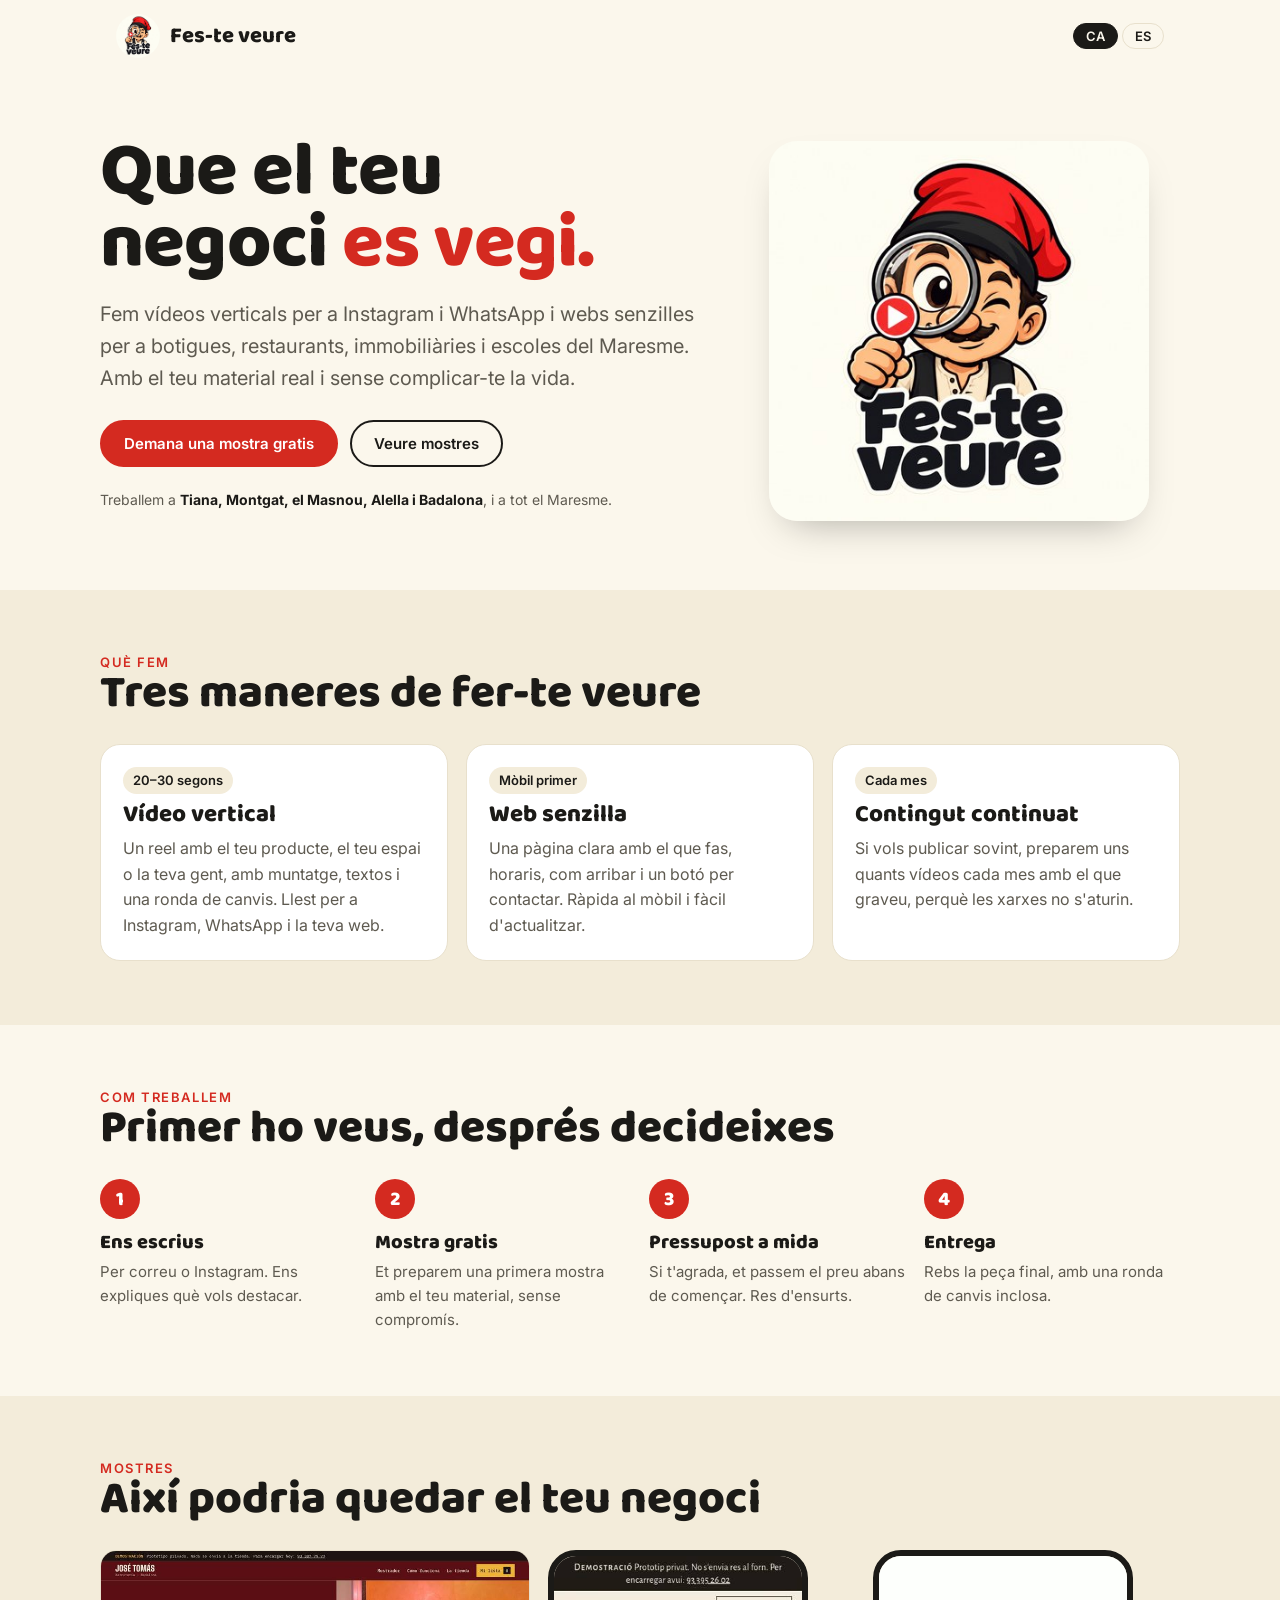
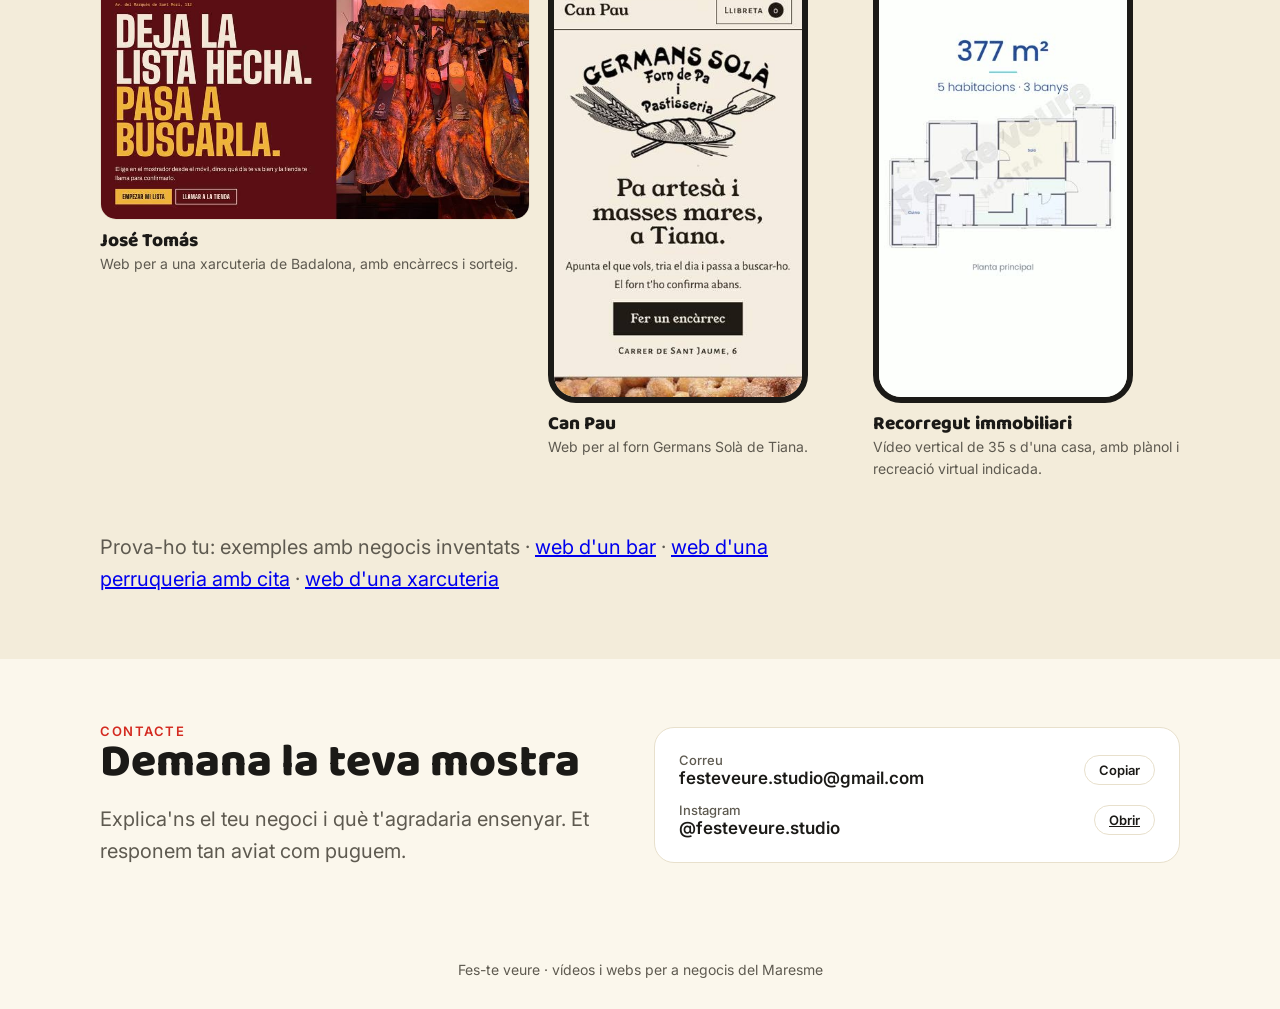
<file: index.html>
<!doctype html>
<html lang="ca">
<head>
<meta charset="utf-8">
<meta name="viewport" content="width=device-width, initial-scale=1, viewport-fit=cover">
<meta name="description" content="Fes-te veure: vídeos verticals i webs senzilles per a negocis del Maresme.">
<title>Fes-te veure</title>
<meta name="claude:viewport-fit-sides" content="cover">
<link rel="stylesheet" href="https://fonts.googleapis.com/css2?family=Baloo+2:wght@600;800&family=Inter:wght@400;500;600&display=swap">
<style>
/* Layout: portada con mascota y móvil, luego servicios, proceso, trabajos y contacto en bandas a lo ancho */
:root{
  --paper:#fbf7ec;--ink:#1b1a17;--muted:#5e5a50;--red:#d42a20;--red-ink:#ffffff;--card:#ffffff;--line:#e8e0cc;--tint:#f3ecda;
  --display:"Baloo 2",ui-rounded,system-ui,sans-serif;--body:"Inter",ui-sans-serif,system-ui,sans-serif;
}
@media (prefers-color-scheme:dark){:root:not([data-theme="light"]){--paper:#17150f;--ink:#f3eee2;--muted:#b3ab98;--red:#ef4b3f;--red-ink:#1b0b09;--card:#211e17;--line:#38332a;--tint:#262219;color-scheme:dark}}
:root[data-theme="dark"]{--paper:#17150f;--ink:#f3eee2;--muted:#b3ab98;--red:#ef4b3f;--red-ink:#1b0b09;--card:#211e17;--line:#38332a;--tint:#262219;color-scheme:dark}
body{background:var(--paper);color:var(--ink);font:16px/1.6 var(--body)}
.band{padding-block:64px;padding-left:max(16px,env(safe-area-inset-left,0px));padding-right:max(16px,env(safe-area-inset-right,0px))}
.wrap{max-width:1080px;margin:0 auto;display:grid;gap:28px}
.draft{background:var(--ink);color:var(--paper);text-align:center;font-size:13px;padding-block:8px;padding-left:max(16px,env(safe-area-inset-left,0px));padding-right:max(16px,env(safe-area-inset-right,0px))}
nav{display:flex;justify-content:space-between;align-items:center;gap:12px;flex-wrap:wrap;padding-block:14px;padding-left:max(16px,env(safe-area-inset-left,0px));padding-right:max(16px,env(safe-area-inset-right,0px));max-width:1080px;margin:0 auto}
.brand{display:flex;align-items:center;gap:10px;font:800 22px var(--display);color:var(--ink);text-decoration:none}
.brand img{width:44px;height:44px;border-radius:50%}
.lang{display:flex;gap:4px}
.lang button{border:1px solid var(--line);background:transparent;color:var(--ink);border-radius:999px;padding:4px 12px;font:600 13px var(--body);cursor:pointer}
.lang button[aria-pressed="true"]{background:var(--ink);color:var(--paper);border-color:var(--ink)}
.hero{display:grid;grid-template-columns:1.15fr .85fr;gap:40px;align-items:center}
.hero>*{min-width:0}
h1{font:800 clamp(40px,7vw,76px)/.95 var(--display);margin:0;letter-spacing:-.01em;text-wrap:balance}
h1 em{font-style:normal;color:var(--red)}
.lead{font-size:clamp(17px,2.2vw,20px);color:var(--muted);max-width:34em;margin:18px 0 0}
.cta{display:flex;gap:12px;flex-wrap:wrap;margin-top:26px}
.btn{display:inline-flex;align-items:center;gap:8px;border-radius:999px;padding:12px 22px;font:600 15px var(--body);text-decoration:none;cursor:pointer;border:2px solid var(--ink)}
.btn.primary{background:var(--red);border-color:var(--red);color:var(--red-ink)}
.btn.ghost{background:transparent;color:var(--ink)}
.btn:focus-visible,.lang button:focus-visible,.copy:focus-visible{outline:3px solid var(--red);outline-offset:3px}
.zone{margin-top:22px;font-size:14px;color:var(--muted)}
.zone b{color:var(--ink)}
.stage{position:relative;display:grid;place-items:center}
.stage .mascot{width:min(100%,380px);border-radius:28px;box-shadow:0 18px 40px -20px rgba(0,0,0,.35);max-width:100%}
h2{font:800 clamp(30px,4.6vw,46px)/1 var(--display);margin:0;text-wrap:balance}
.kicker{font:600 13px var(--body);letter-spacing:.12em;text-transform:uppercase;color:var(--red)}
.services{display:grid;grid-template-columns:repeat(3,1fr);gap:18px}
.svc{background:var(--card);border:1px solid var(--line);border-radius:20px;padding:22px;display:grid;gap:8px;align-content:start;min-width:0}
.svc h3{font:800 24px/1.1 var(--display);margin:0}
.svc p{margin:0;color:var(--muted)}
.svc .tag{font-size:13px;font-weight:600;color:var(--ink);background:var(--tint);border-radius:999px;padding:3px 10px;justify-self:start}
.steps{display:grid;grid-template-columns:repeat(4,1fr);gap:18px;counter-reset:s}
.step{display:grid;gap:6px;align-content:start;min-width:0}
.step::before{counter-increment:s;content:counter(s);width:40px;height:40px;border-radius:50%;background:var(--red);color:var(--red-ink);display:grid;place-items:center;font:800 20px var(--display)}
.step h3{margin:6px 0 0;font:800 20px/1.15 var(--display)}
.step p{margin:0;color:var(--muted);font-size:15px}
.tinted{background:var(--tint)}
.works{display:grid;grid-template-columns:1.4fr 1fr 1fr;gap:18px;align-items:start}
.work{margin:0;display:grid;gap:10px;min-width:0}
.work .frame{position:relative;border-radius:16px;overflow:hidden;border:1px solid var(--line);background:var(--card)}
.work img{display:block;width:100%;height:auto}
.work.phone .frame{max-width:260px;border-radius:28px;border:6px solid var(--ink)}
.work figcaption{font-size:14px;color:var(--muted)}
.work figcaption b{color:var(--ink);display:block;font:800 19px/1.2 var(--display)}
.pending{position:absolute;left:10px;top:10px;background:var(--ink);color:var(--paper);font-size:12px;font-weight:600;border-radius:999px;padding:3px 10px}
.contact{display:grid;grid-template-columns:1fr 1fr;gap:28px;align-items:center}
.contact>*{min-width:0}
.card{background:var(--card);border:1px solid var(--line);border-radius:20px;padding:24px;display:grid;gap:14px}
.row{display:flex;justify-content:space-between;align-items:center;gap:12px;flex-wrap:wrap}
.row span{font:600 17px var(--body);overflow-wrap:anywhere;user-select:all}
.row small{display:block;color:var(--muted);font-size:13px;font-weight:500}
.copy{border:1px solid var(--line);background:transparent;color:var(--ink);border-radius:999px;padding:6px 14px;font:600 13px var(--body);cursor:pointer}
footer{padding-block:28px;text-align:center;color:var(--muted);font-size:14px;padding-left:max(16px,env(safe-area-inset-left,0px));padding-right:max(16px,env(safe-area-inset-right,0px))}
@media (max-width:860px){.hero,.contact{grid-template-columns:1fr}.services{grid-template-columns:1fr}.steps{grid-template-columns:1fr 1fr}.works{grid-template-columns:1fr}.stage{order:-1}.stage .mascot{width:220px}}
@media (max-width:480px){.steps{grid-template-columns:1fr}.band{padding-block:44px}}
</style>
<style>*,*::before,*::after{box-sizing:border-box}body{margin:0}img{max-width:100%}[hidden]{display:none!important}</style>
</head>
<body>



<nav>
  <a class="brand" href="#inici"><img src="logo.jpg" alt="">Fes-te veure</a>
  <div class="lang" role="group" aria-label="Idioma">
    <button id="l-ca" aria-pressed="true">CA</button><button id="l-es" aria-pressed="false">ES</button>
  </div>
</nav>

<section class="band" id="inici">
  <div class="wrap hero">
    <div>
      <h1 data-ca="Que el teu negoci <em>es vegi.</em>" data-es="Que tu negocio <em>se vea.</em>"></h1>
      <p class="lead" data-ca="Fem vídeos verticals per a Instagram i WhatsApp i webs senzilles per a botigues, restaurants, immobiliàries i escoles del Maresme. Amb el teu material real i sense complicar-te la vida." data-es="Hacemos vídeos verticales para Instagram y WhatsApp y webs sencillas para tiendas, restaurantes, inmobiliarias y escuelas del Maresme. Con tu material real y sin complicarte la vida."></p>
      <div class="cta">
        <a class="btn primary" href="#contacte" data-ca="Demana una mostra gratis" data-es="Pide una muestra gratis"></a>
        <a class="btn ghost" href="#treballs" data-ca="Veure mostres" data-es="Ver muestras"></a>
      </div>
      <p class="zone" data-ca="Treballem a <b>Tiana, Montgat, el Masnou, Alella i Badalona</b>, i a tot el Maresme." data-es="Trabajamos en <b>Tiana, Montgat, el Masnou, Alella y Badalona</b>, y en todo el Maresme."></p>
    </div>
    <div class="stage"><img class="mascot" src="logo.jpg" alt="El Barrufet de Fes-te veure, amb una lupa"></div>
  </div>
</section>

<section class="band tinted" id="serveis">
  <div class="wrap">
    <div><div class="kicker" data-ca="Què fem" data-es="Qué hacemos"></div><h2 data-ca="Tres maneres de fer-te veure" data-es="Tres formas de hacerte ver"></h2></div>
    <div class="services">
      <article class="svc"><span class="tag" data-ca="20–30 segons" data-es="20–30 segundos"></span><h3 data-ca="Vídeo vertical" data-es="Vídeo vertical"></h3><p data-ca="Un reel amb el teu producte, el teu espai o la teva gent, amb muntatge, textos i una ronda de canvis. Llest per a Instagram, WhatsApp i la teva web." data-es="Un reel con tu producto, tu espacio o tu gente, con montaje, textos y una ronda de cambios. Listo para Instagram, WhatsApp y tu web."></p></article>
      <article class="svc"><span class="tag" data-ca="Mòbil primer" data-es="Móvil primero"></span><h3 data-ca="Web senzilla" data-es="Web sencilla"></h3><p data-ca="Una pàgina clara amb el que fas, horaris, com arribar i un botó per contactar. Ràpida al mòbil i fàcil d'actualitzar." data-es="Una página clara con lo que haces, horarios, cómo llegar y un botón para contactar. Rápida en el móvil y fácil de actualizar."></p></article>
      <article class="svc"><span class="tag" data-ca="Cada mes" data-es="Cada mes"></span><h3 data-ca="Contingut continuat" data-es="Contenido continuo"></h3><p data-ca="Si vols publicar sovint, preparem uns quants vídeos cada mes amb el que graveu, perquè les xarxes no s'aturin." data-es="Si quieres publicar a menudo, preparamos varios vídeos cada mes con lo que grabéis, para que las redes no se paren."></p></article>
    </div>
  </div>
</section>

<section class="band" id="com">
  <div class="wrap">
    <div><div class="kicker" data-ca="Com treballem" data-es="Cómo trabajamos"></div><h2 data-ca="Primer ho veus, després decideixes" data-es="Primero lo ves, después decides"></h2></div>
    <div class="steps">
      <div class="step"><h3 data-ca="Ens escrius" data-es="Nos escribes"></h3><p data-ca="Per correu o Instagram. Ens expliques què vols destacar." data-es="Por correo o Instagram. Nos cuentas qué quieres destacar."></p></div>
      <div class="step"><h3 data-ca="Mostra gratis" data-es="Muestra gratis"></h3><p data-ca="Et preparem una primera mostra amb el teu material, sense compromís." data-es="Te preparamos una primera muestra con tu material, sin compromiso."></p></div>
      <div class="step"><h3 data-ca="Pressupost a mida" data-es="Presupuesto a medida"></h3><p data-ca="Si t'agrada, et passem el preu abans de començar. Res d'ensurts." data-es="Si te gusta, te pasamos el precio antes de empezar. Sin sorpresas."></p></div>
      <div class="step"><h3 data-ca="Entrega" data-es="Entrega"></h3><p data-ca="Rebs la peça final, amb una ronda de canvis inclosa." data-es="Recibes la pieza final, con una ronda de cambios incluida."></p></div>
    </div>
  </div>
</section>

<section class="band tinted" id="treballs">
  <div class="wrap">
    <div><div class="kicker" data-ca="Mostres" data-es="Muestras"></div><h2 data-ca="Així podria quedar el teu negoci" data-es="Así podría quedar tu negocio"></h2></div>
    <div class="works">
      <figure class="work"><div class="frame"><img src="jose-tomas-escritorio.jpg" alt="Web de José Tomás, xarcuteria de Badalona"></div><figcaption><b>José Tomás</b><span data-ca="Web per a una xarcuteria de Badalona, amb encàrrecs i sorteig." data-es="Web para una charcutería de Badalona, con encargos y sorteo."></span></figcaption></figure>
      <figure class="work phone"><div class="frame"><img src="can-pau-movil-portada.jpg" alt="Web de Can Pau al mòbil"></div><figcaption><b>Can Pau</b><span data-ca="Web per al forn Germans Solà de Tiana." data-es="Web para el horno Germans Solà de Tiana."></span></figcaption></figure>
      <figure class="work phone"><div class="frame"><img src="finques-frame.jpg" alt="Fotograma d'un vídeo immobiliari"></div><figcaption><b data-ca="Recorregut immobiliari" data-es="Recorrido inmobiliario"></b><span data-ca="Vídeo vertical de 35 s d'una casa, amb plànol i recreació virtual indicada." data-es="Vídeo vertical de 35 s de una casa, con plano y recreación virtual indicada."></span></figcaption></figure>
    </div>
    <p class="lead" style="margin-top:22px"><span data-ca="Prova-ho tu: exemples amb negocis inventats" data-es="Pruébalo tú: ejemplos con negocios inventados"></span> · <a href="muestras/bar/" data-ca="web d'un bar" data-es="web de un bar"></a> · <a href="muestras/perruqueria/" data-ca="web d'una perruqueria amb cita" data-es="web de una peluquería con cita"></a> · <a href="muestras/jose-tomas/" data-ca="web d'una xarcuteria" data-es="web de una charcutería"></a></p>
  </div>
</section>

<section class="band" id="contacte">
  <div class="wrap contact">
    <div><div class="kicker" data-ca="Contacte" data-es="Contacto"></div><h2 data-ca="Demana la teva mostra" data-es="Pide tu muestra"></h2><p class="lead" data-ca="Explica'ns el teu negoci i què t'agradaria ensenyar. Et responem tan aviat com puguem." data-es="Cuéntanos tu negocio y qué te gustaría enseñar. Te respondemos lo antes posible."></p></div>
    <div class="card">
      <div class="row"><span><small data-ca="Correu" data-es="Correo"></small>festeveure.studio@gmail.com</span><button class="copy" data-copy="festeveure.studio@gmail.com" data-ca="Copiar" data-es="Copiar"></button></div>
      <div class="row"><span><small>Instagram</small>@festeveure.studio</span><a class="copy" href="https://www.instagram.com/festeveure.studio/" target="_blank" rel="noopener" data-ca="Obrir" data-es="Abrir"></a></div>
    </div>
  </div>
</section>

<footer><span data-ca="Fes-te veure · vídeos i webs per a negocis del Maresme" data-es="Fes-te veure · vídeos y webs para negocios del Maresme"></span></footer>

<script>
function setLang(l){
  document.documentElement.lang=l;
  document.querySelectorAll("[data-ca]").forEach(e=>{e.innerHTML=e.getAttribute("data-"+l)});
  document.getElementById("l-ca").setAttribute("aria-pressed",l==="ca");
  document.getElementById("l-es").setAttribute("aria-pressed",l==="es");
  try{localStorage.setItem("ftv-lang",l)}catch(e){}
}
document.getElementById("l-ca").onclick=()=>setLang("ca");
document.getElementById("l-es").onclick=()=>setLang("es");
let start="ca";try{start=localStorage.getItem("ftv-lang")||"ca"}catch(e){}
setLang(start);
document.addEventListener("click",e=>{const b=e.target.closest("button[data-copy]");if(!b)return;
  const t=b.getAttribute("data-copy"),old=b.textContent;
  navigator.clipboard.writeText(t).then(()=>{b.textContent="✓";setTimeout(()=>b.textContent=old,1500)}).catch(()=>{const s=b.parentElement.querySelector("span");const r=document.createRange();r.selectNodeContents(s);const sel=getSelection();sel.removeAllRanges();sel.addRange(r)})});
</script>

</body>
</html>
</file>
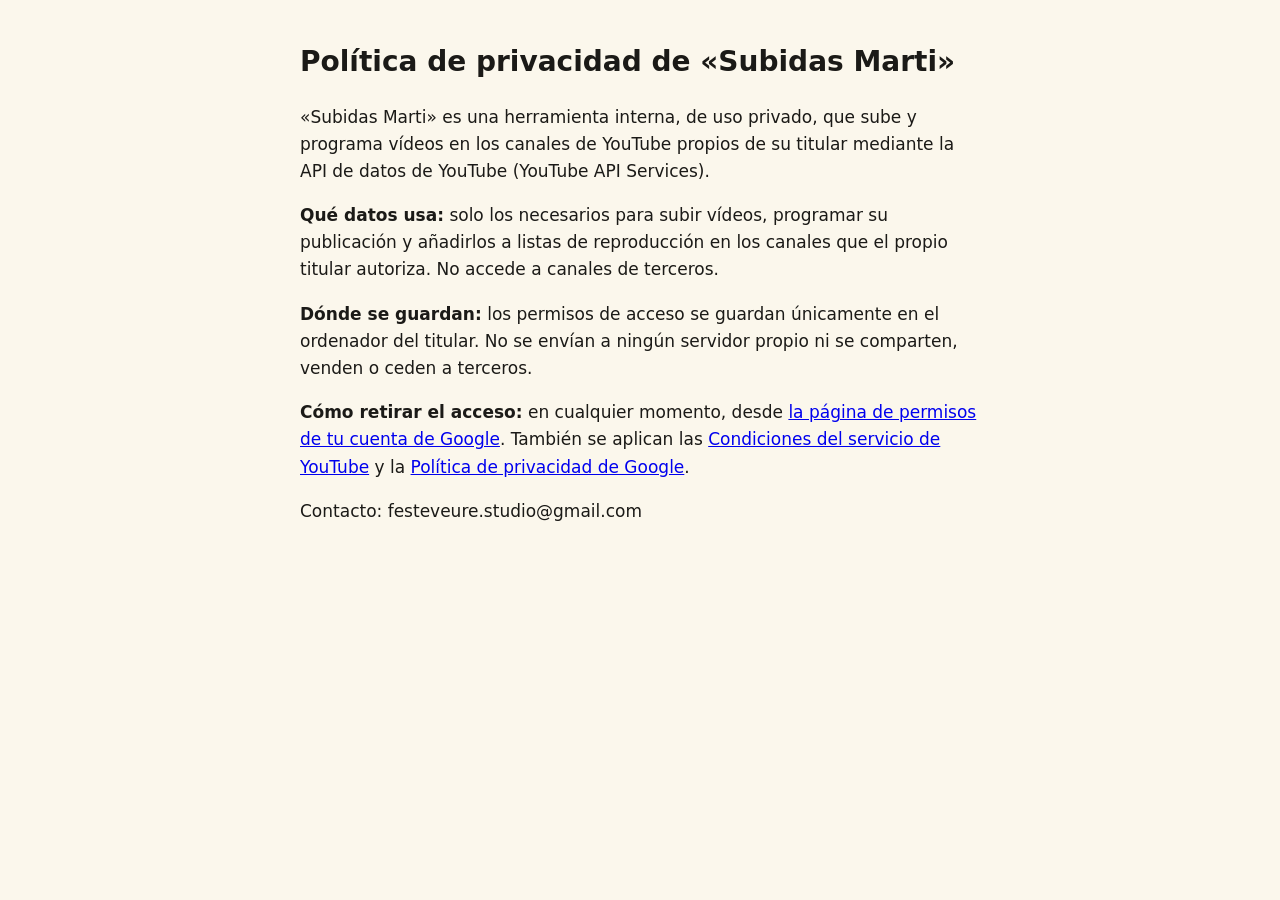
<file: privacidad-subidas/index.html>
<!doctype html>
<html lang="es"><head><meta charset="utf-8"><meta name="viewport" content="width=device-width,initial-scale=1">
<title>Privacidad · Subidas Marti</title><meta name="robots" content="noindex">
<style>body{font:17px/1.6 system-ui,sans-serif;max-width:680px;margin:40px auto;padding:0 16px;color:#1b1a17;background:#fbf7ec}h1{font-size:28px}</style></head>
<body>
<h1>Política de privacidad de «Subidas Marti»</h1>
<p>«Subidas Marti» es una herramienta interna, de uso privado, que sube y programa vídeos en los canales de YouTube propios de su titular mediante la API de datos de YouTube (YouTube API Services).</p>
<p><b>Qué datos usa:</b> solo los necesarios para subir vídeos, programar su publicación y añadirlos a listas de reproducción en los canales que el propio titular autoriza. No accede a canales de terceros.</p>
<p><b>Dónde se guardan:</b> los permisos de acceso se guardan únicamente en el ordenador del titular. No se envían a ningún servidor propio ni se comparten, venden o ceden a terceros.</p>
<p><b>Cómo retirar el acceso:</b> en cualquier momento, desde <a href="https://myaccount.google.com/permissions">la página de permisos de tu cuenta de Google</a>. También se aplican las <a href="https://www.youtube.com/t/terms">Condiciones del servicio de YouTube</a> y la <a href="https://policies.google.com/privacy">Política de privacidad de Google</a>.</p>
<p>Contacto: festeveure.studio@gmail.com</p>
</body></html>
</file>
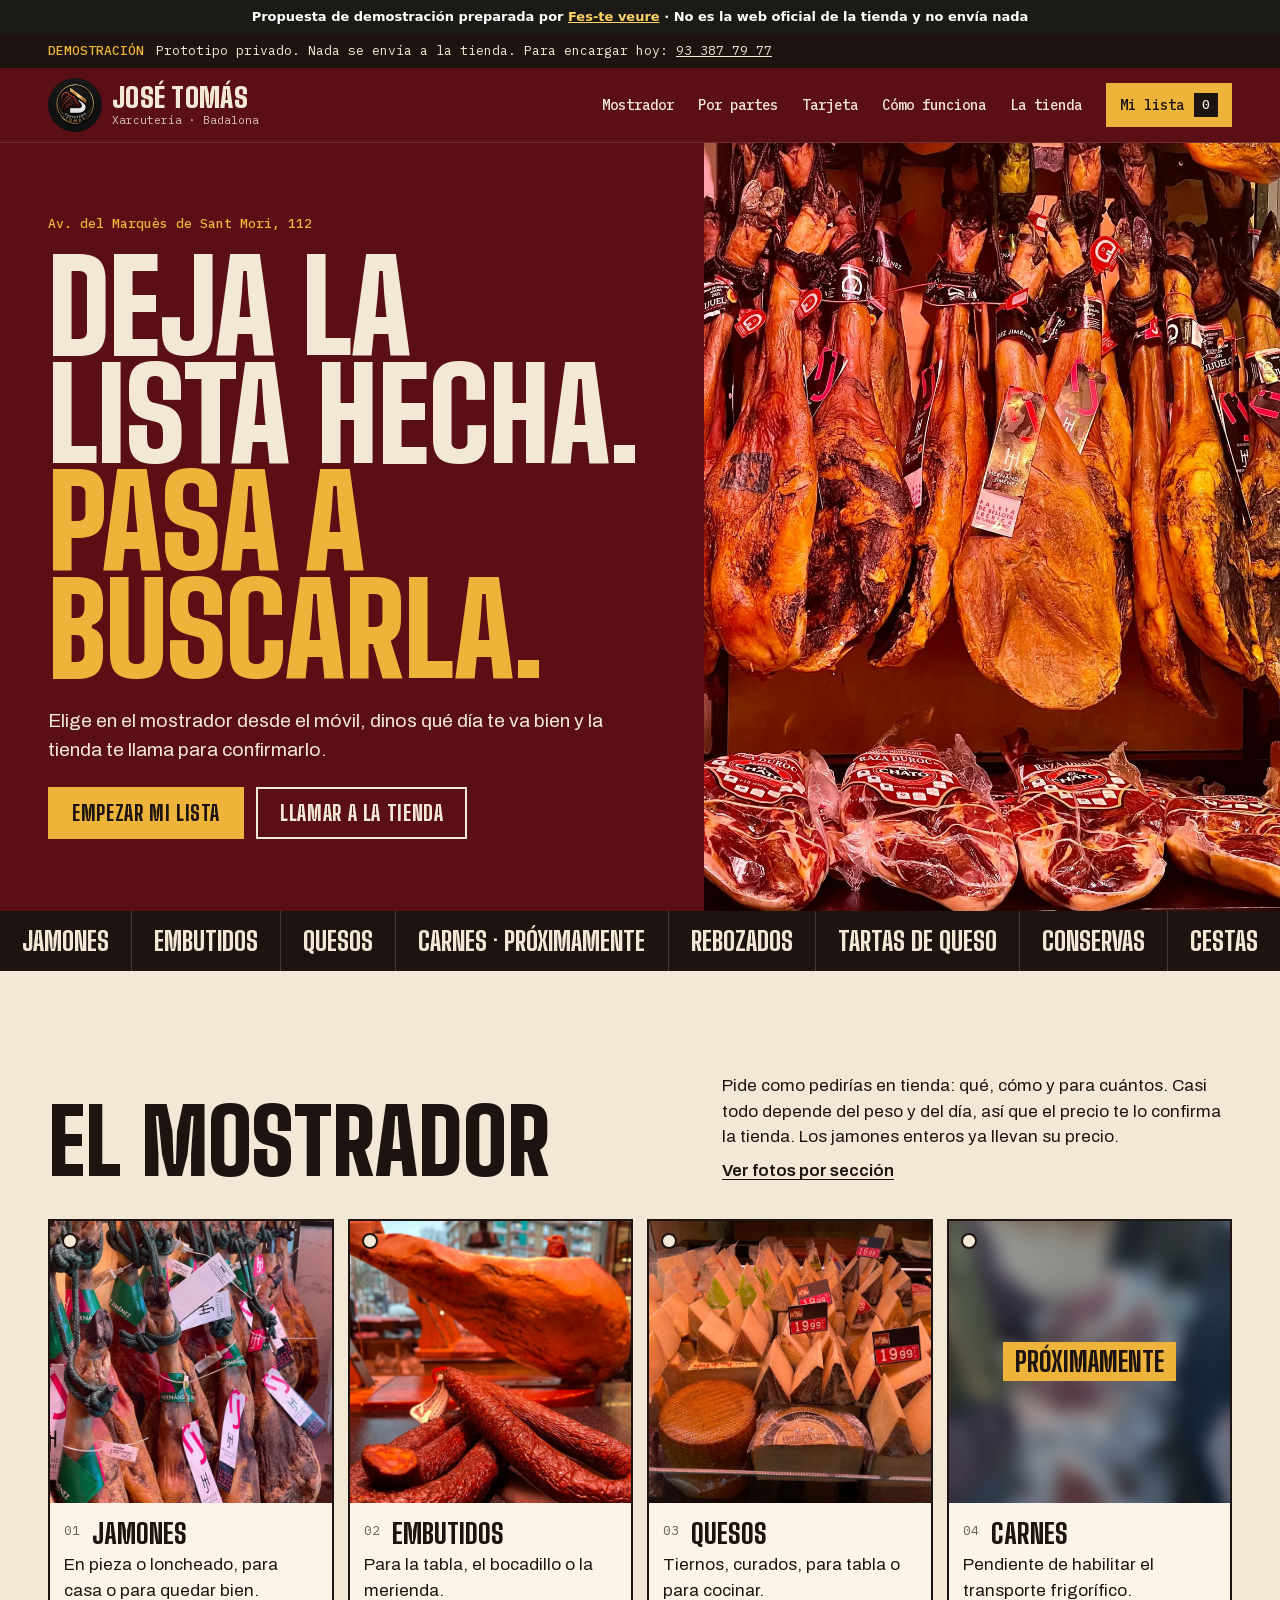
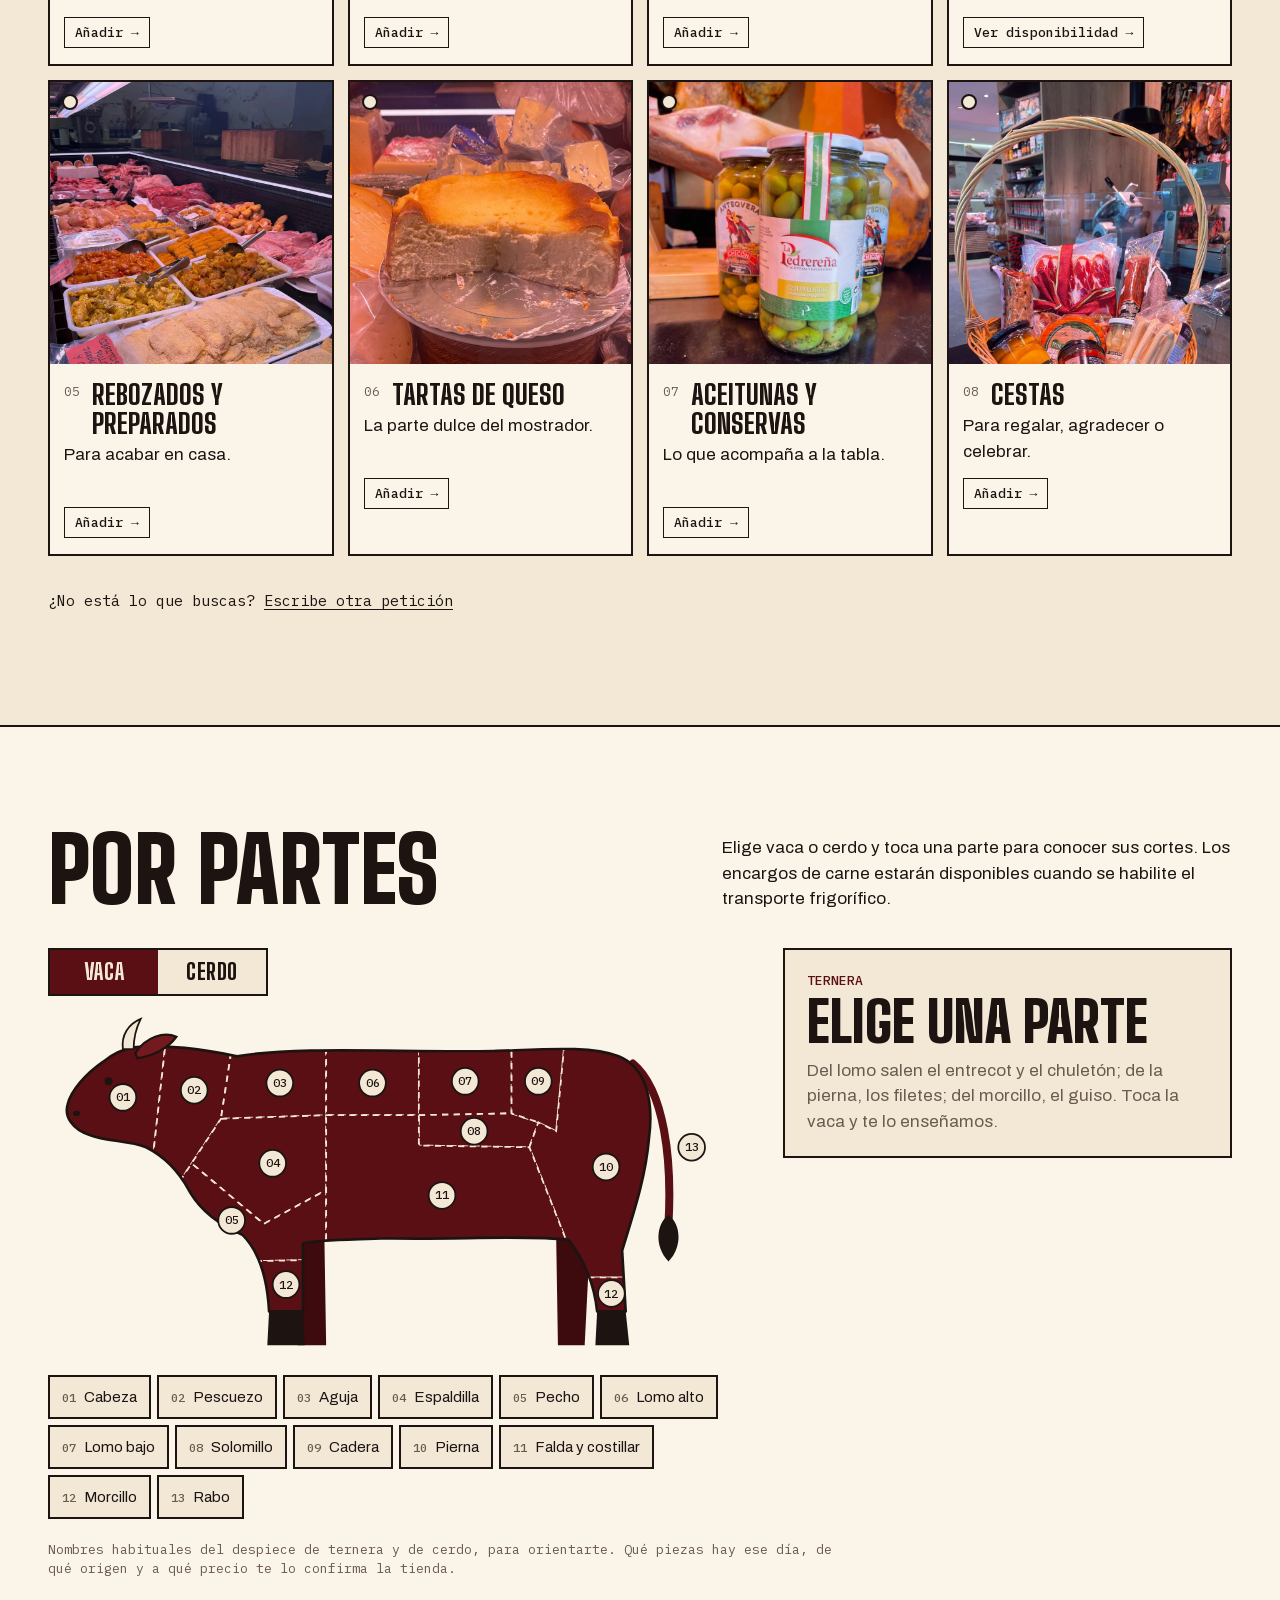
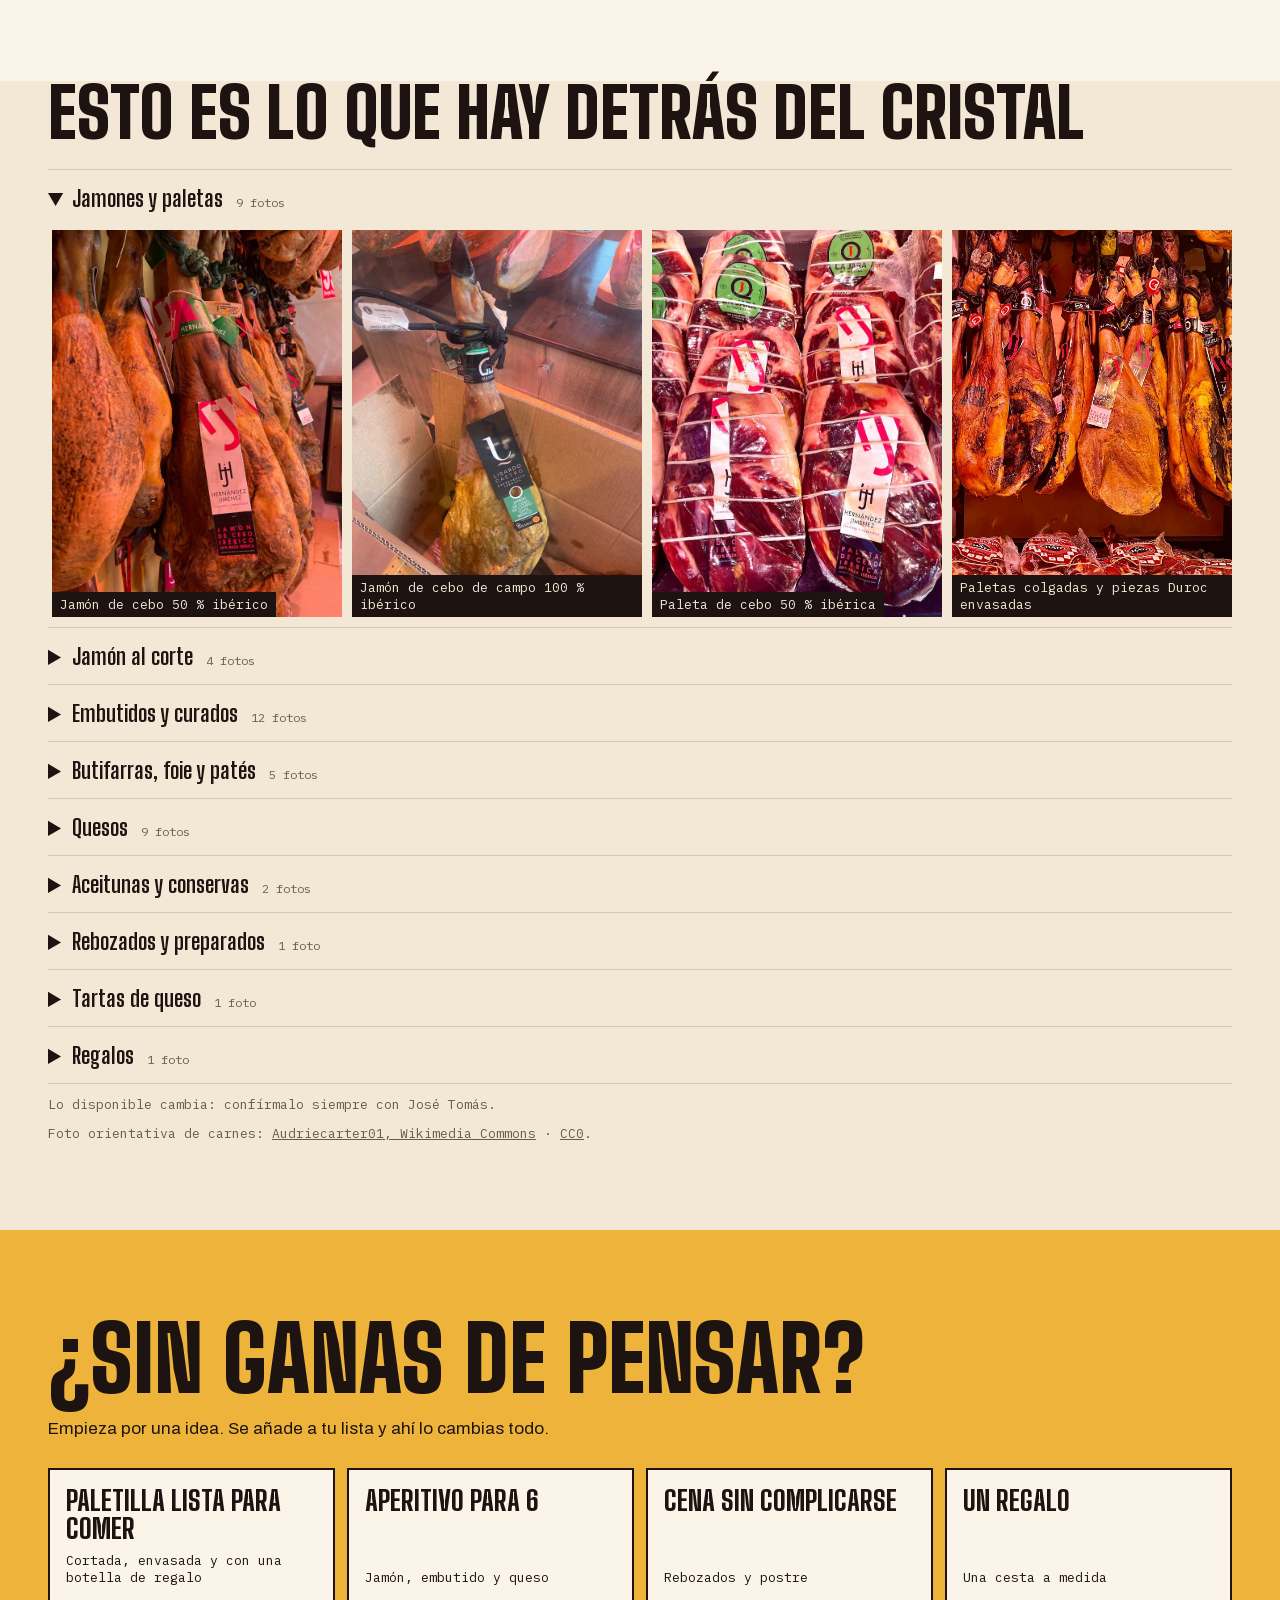
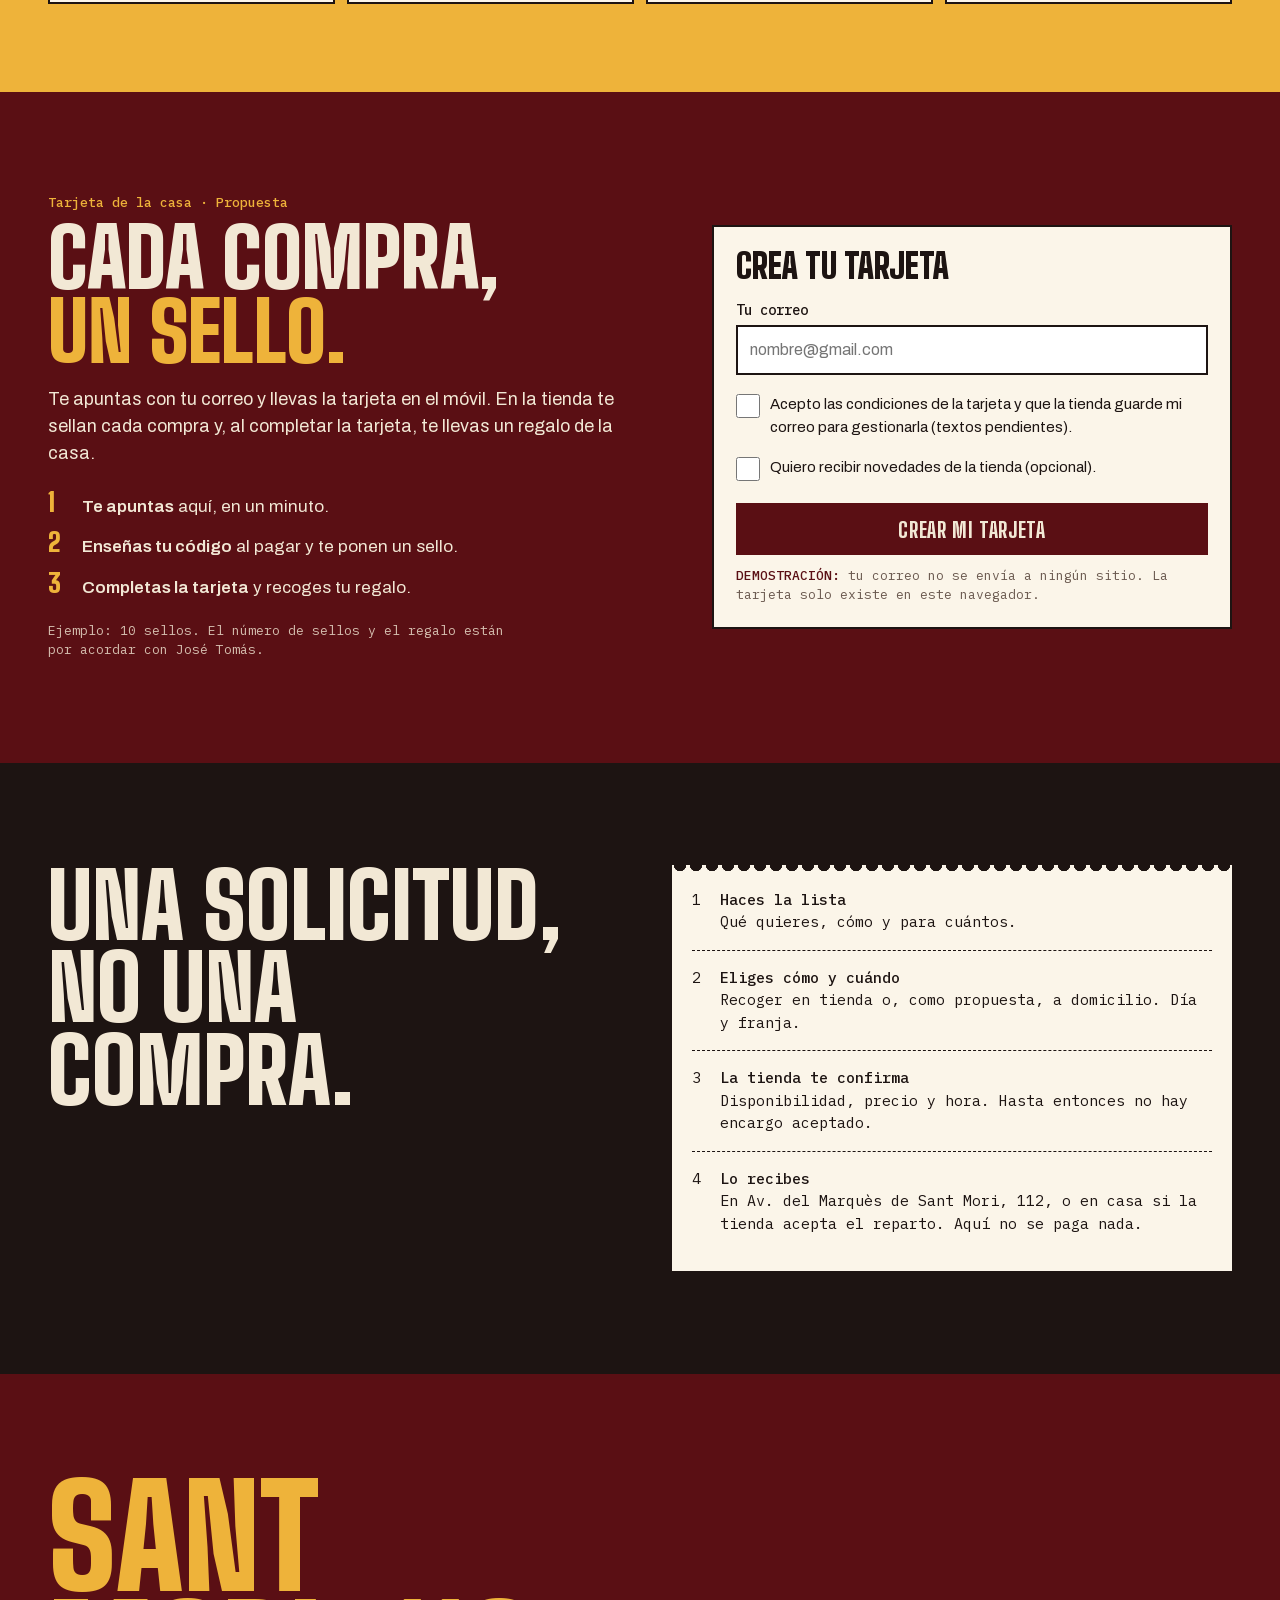
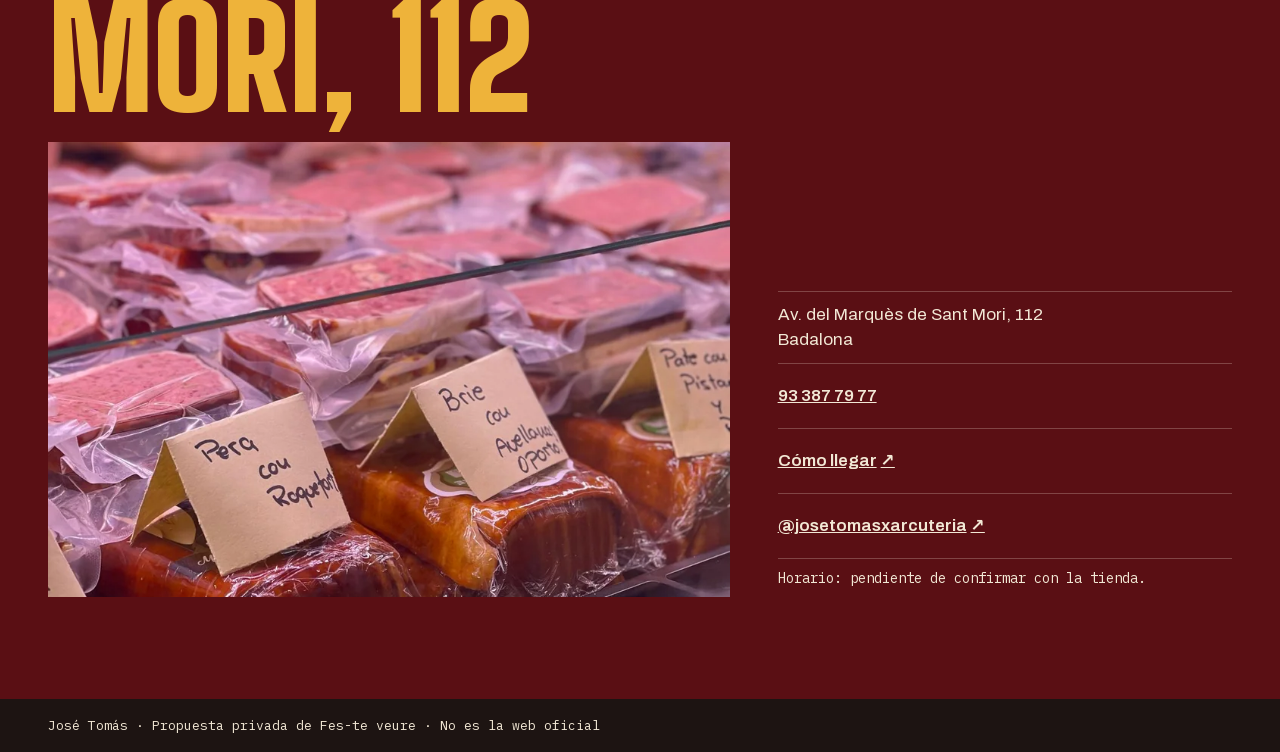
<file: muestras/jose-tomas/index.html>
<!doctype html>
<html lang="es">
<head>
<meta charset="utf-8">
<meta name="viewport" content="width=device-width, initial-scale=1, viewport-fit=cover">
<title>José Tomás · Xarcutería en Badalona</title>
<meta name="description" content="Xarcutería José Tomás, Av. del Marquès de Sant Mori 112, Badalona. Jamones, embutidos, quesos, carnes, rebozados, tartas de queso, conservas y cestas. Prepara tu lista para recoger.">
<meta name="robots" content="noindex, nofollow">
<meta name="theme-color" content="#5a0f14">
<link rel="icon" type="image/png" sizes="64x64" href="assets/icono-jose-tomas.png">
<link rel="preload" href="assets/fonts/BigShouldersDisplay-700-900-normal-latin.woff2" as="font" type="font/woff2" crossorigin>
<link rel="stylesheet" href="fonts.css?v=20261112n">
<link rel="stylesheet" href="styles.css?v=20261112n">
<script type="application/json" id="site-config">
{
 "id": "jose-tomas",
 "shop": "José Tomás",
 "lang": "es",
 "refPrefix": "JT",
 "phoneLabel": "93 387 79 77",
 "phoneHref": "+34933877977",
 "mode": "demo",
 "endpoint": null,
 "pickup": {
  "minDaysAhead": 1,
  "days": 14,
  "noAfternoonDays": []
 },
 "photoGallery": [
  {
   "title": "Jamones y paletas",
   "photos": [
    {
     "id": 26,
     "src": "assets/fotos/catalogo-26.webp",
     "caption": "Jamón de cebo 50 % ibérico"
    },
    {
     "id": 41,
     "src": "assets/fotos/catalogo-41.webp",
     "caption": "Jamón de cebo de campo 100 % ibérico"
    },
    {
     "id": 1,
     "src": "assets/fotos/catalogo-01.webp",
     "caption": "Paleta de cebo 50 % ibérica"
    },
    {
     "id": 5,
     "src": "assets/fotos/portada-jamones.webp",
     "caption": "Paletas colgadas y piezas Duroc envasadas"
    },
    {
     "id": 3,
     "src": "assets/fotos/jamones-expositor.webp",
     "caption": "Jamones con sus etiquetas"
    },
    {
     "id": 12,
     "src": "assets/fotos/catalogo-12.webp",
     "caption": "Expositor de jamones y paletas"
    },
    {
     "id": 27,
     "src": "assets/fotos/catalogo-27.webp",
     "caption": "Piezas enteras colgadas"
    },
    {
     "id": 40,
     "src": "assets/fotos/catalogo-40.webp",
     "caption": "Pieza deshuesada en malla"
    },
    {
     "id": 2,
     "src": "assets/fotos/catalogo-02.webp",
     "caption": "Paletas envasadas en el mostrador"
    }
   ]
  },
  {
   "title": "Jamón al corte",
   "photos": [
    {
     "id": 8,
     "src": "assets/fotos/jamon-lonchas.webp",
     "caption": "Jamón en lonchas"
    },
    {
     "id": 7,
     "src": "assets/fotos/catalogo-07.webp",
     "caption": "Virutas de jamón"
    },
    {
     "id": 15,
     "src": "assets/fotos/jamon-taquitos.webp",
     "caption": "Taquitos sobre la tabla"
    },
    {
     "id": 6,
     "src": "assets/fotos/catalogo-06.webp",
     "caption": "Taquitos envasados al vacío"
    }
   ]
  },
  {
   "title": "Embutidos y curados",
   "photos": [
    {
     "id": 19,
     "src": "assets/fotos/catalogo-19.webp",
     "caption": "Piezas de embutido curado abiertas"
    },
    {
     "id": 20,
     "src": "assets/fotos/catalogo-20.webp",
     "caption": "Detalle de las piezas curadas"
    },
    {
     "id": 9,
     "src": "assets/fotos/embutido-corte.webp",
     "caption": "Embutido curado al corte"
    },
    {
     "id": 10,
     "src": "assets/fotos/catalogo-10.webp",
     "caption": "Pieza curada abierta"
    },
    {
     "id": 32,
     "src": "assets/fotos/catalogo-32.webp",
     "caption": "Embutido ibérico, detalle de la etiqueta"
    },
    {
     "id": 31,
     "src": "assets/fotos/embutido-sartas.webp",
     "caption": "Sartas de embutido"
    },
    {
     "id": 33,
     "src": "assets/fotos/catalogo-33.webp",
     "caption": "Longaniza Obach"
    },
    {
     "id": 34,
     "src": "assets/fotos/catalogo-34.webp",
     "caption": "Embutido curado en pieza"
    },
    {
     "id": 44,
     "src": "assets/fotos/embutido-mostrador.webp",
     "caption": "Surtido de embutidos"
    },
    {
     "id": 13,
     "src": "assets/fotos/catalogo-13.webp",
     "caption": "Tocino ibérico al corte"
    },
    {
     "id": 14,
     "src": "assets/fotos/catalogo-14.webp",
     "caption": "Detalle del tocino ibérico"
    },
    {
     "id": 43,
     "src": "assets/fotos/catalogo-43.webp",
     "caption": "Tiras de tocino envasadas"
    }
   ]
  },
  {
   "title": "Butifarras, foie y patés",
   "photos": [
    {
     "id": 21,
     "src": "assets/fotos/catalogo-21.webp",
     "caption": "Butifarra de huevo"
    },
    {
     "id": 22,
     "src": "assets/fotos/catalogo-22.webp",
     "caption": "Butifarra de huevo"
    },
    {
     "id": 25,
     "src": "assets/fotos/catalogo-25.webp",
     "caption": "Butifarras en el mostrador"
    },
    {
     "id": 18,
     "src": "assets/fotos/pates-mostrador.webp",
     "caption": "Patés (en Navidad)"
    },
    {
     "id": 17,
     "src": "assets/fotos/mostrador-tienda.webp",
     "caption": "Vitrina de patés y especialidades"
    }
   ]
  },
  {
   "title": "Quesos",
   "photos": [
    {
     "id": 28,
     "src": "assets/fotos/quesos-vitrina.webp",
     "caption": "Vitrina de quesos"
    },
    {
     "id": 29,
     "src": "assets/fotos/catalogo-29.webp",
     "caption": "Cuñas de queso en el mostrador"
    },
    {
     "id": 30,
     "src": "assets/fotos/catalogo-30.webp",
     "caption": "Selección de quesos en cuñas"
    },
    {
     "id": 35,
     "src": "assets/fotos/catalogo-35.webp",
     "caption": "Queso manchego semicurado"
    },
    {
     "id": 36,
     "src": "assets/fotos/catalogo-36.webp",
     "caption": "Detalle del manchego semicurado"
    },
    {
     "id": 39,
     "src": "assets/fotos/catalogo-39.webp",
     "caption": "Queso viejo de oveja curado en manteca"
    },
    {
     "id": 37,
     "src": "assets/fotos/catalogo-37.webp",
     "caption": "Cuñas de queso con motas"
    },
    {
     "id": 38,
     "src": "assets/fotos/catalogo-38.webp",
     "caption": "Otro encuadre de las cuñas"
    },
    {
     "id": 42,
     "src": "assets/fotos/catalogo-42.webp",
     "caption": "Selección de quesos y cremas"
    }
   ]
  },
  {
   "title": "Aceitunas y conservas",
   "photos": [
    {
     "id": 11,
     "src": "assets/fotos/aceitunas-botes.webp",
     "caption": "Aceitunas verdes en tarro"
    },
    {
     "id": 4,
     "src": "assets/fotos/catalogo-04.webp",
     "caption": "Melocotón en almíbar"
    }
   ]
  },
  {
   "title": "Rebozados y preparados",
   "photos": [
    {
     "id": 46,
     "src": "assets/fotos/rebozados-mostrador.webp",
     "caption": "Libritos de pollo con jamón dulce y queso"
    }
   ]
  },
  {
   "title": "Tartas de queso",
   "photos": [
    {
     "id": 45,
     "src": "assets/fotos/tarta-de-queso.webp",
     "caption": "Tarta de queso al corte"
    }
   ]
  },
  {
   "title": "Regalos",
   "photos": [
    {
     "id": 16,
     "src": "assets/fotos/catalogo-16.webp",
     "caption": "Caja regalo con jamón loncheado y una botella"
    }
   ]
  }
 ],
 "photoChoices": {
  "jamones": {
   "Jamón": [
    3
   ],
   "Paleta": [
    1,
    5
   ],
   "Loncheado": [
    8
   ],
   "Virutas": [
    7
   ],
   "Taquitos": [
    15,
    6
   ],
   "Serrano o Duroc": {
    "photos": [
     5
    ],
    "unless": "Paleta"
   },
   "Ibérico de cebo": {
    "photos": [
     26
    ],
    "unless": "Paleta"
   },
   "Ibérico de cebo de campo": {
    "photos": [
     41
    ],
    "unless": "Paleta"
   }
  },
  "embutidos": {
   "Tocino ibérico": [
    13,
    14
   ],
   "Butifarra de huevo": [
    21,
    22
   ],
   "Butifarra negra": [
    25
   ],
   "Butifarra blanca": [
    25
   ],
   "Butifarra de perol": [
    25
   ],
   "Longaniza Obach": [
    33
   ],
   "Bloc de foie": [
    17
   ]
  },
  "quesos": {},
  "conservas": {
   "Aceitunas": [
    11
   ],
   "Melocotón en almíbar": [
    4
   ]
  }
 },
 "photoChoiceFields": {
  "jamones": [
   "¿Jamón o paleta?",
   "¿Qué calidad?",
   "¿Cómo lo prefieres?"
  ],
  "embutidos": [
   "¿Cuál?"
  ],
  "quesos": [
   "¿Qué tipo?"
  ],
  "conservas": [
   "¿Qué buscas?"
  ]
 },
 "families": [
  {
   "id": "jamones",
   "name": "Jamones",
   "word": "Jamón",
   "blurb": "En pieza o loncheado, para casa o para quedar bien.",
   "long": "Elige calidad y cómo lo quieres. Abajo tienes los precios del jamón y la paleta enteros y del loncheado al peso.",
   "options": [
    {
     "label": "¿Jamón o paleta?",
     "choices": [
      "Jamón",
      "Paleta",
      "Que me aconsejen"
     ]
    },
    {
     "label": "¿Qué calidad?",
     "choices": [
      "Serrano o Duroc",
      "Ibérico de cebo",
      "Ibérico de cebo de campo",
      "Ibérico de bellota 75 %",
      "Ibérico de bellota 100 %",
      "Que me aconsejen"
     ]
    },
    {
     "label": "¿Cómo lo prefieres?",
     "choices": [
      "Loncheado",
      "En pieza",
      "Virutas",
      "Taquitos",
      "Que me aconsejen"
     ]
    },
    {
     "label": "¿Para qué es?",
     "choices": [
      "Aperitivo",
      "Bocadillos",
      "Regalo",
      "Una ocasión especial"
     ]
    }
   ],
   "qtyLabel": "personas",
   "hint": "Ej.: loncheado fino, en sobres de ración",
   "photo": "assets/fotos/jamones-expositor.webp",
   "photoAlt": "Jamones de la tienda colgados con sus etiquetas de colores",
   "knownNote": "Calidades y precios de pieza entera dados por la tienda en noviembre de 2026.",
   "weight": true,
   "piece": "piezas",
   "prices": {
    "tables": [
     {
      "title": "Jamón entero, precio por pieza",
      "rows": [
       {
        "name": "Serrano o Duroc",
        "price": 169,
        "weight": "8,5–9 kg"
       },
       {
        "name": "Ibérico de cebo",
        "price": 249,
        "weight": "8,5–9 kg"
       },
       {
        "name": "Ibérico de cebo de campo",
        "price": 299,
        "weight": "8,5–9 kg"
       },
       {
        "name": "Ibérico de bellota 75 %",
        "price": 450,
        "weight": "8,5–9 kg"
       },
       {
        "name": "Ibérico de bellota 100 %",
        "price": 520,
        "weight": "8,5–9 kg"
       }
      ]
     },
     {
      "title": "Paleta entera, precio por pieza",
      "rows": [
       {
        "name": "Ibérica de cebo de campo 75 %",
        "price": 139,
        "weight": "5,5–6 kg"
       },
       {
        "name": "Ibérica de cebo de campo 100 %",
        "price": 169,
        "weight": "5,5–6 kg"
       },
       {
        "name": "Ibérica de bellota 50 % o 75 %",
        "price": 225,
        "weight": "5,5–6 kg"
       },
       {
        "name": "Ibérica de bellota 100 %",
        "price": 249,
        "weight": "5,5–6 kg"
       }
      ]
     },
     {
      "title": "Al corte, precio por kilo",
      "per": "kg",
      "rows": [
       {
        "name": "Loncheado ibérico de cebo",
        "price": 79.99,
        "weight": null
       },
       {
        "name": "Loncheado ibérico de cebo de campo",
        "price": 99.99,
        "weight": null
       },
       {
        "name": "Loncheado ibérico de bellota",
        "price": 139.99,
        "weight": null
       },
       {
        "name": "Virutas de jamón",
        "price": 35,
        "weight": null
       },
       {
        "name": "Taquitos de jamón",
        "price": 39.99,
        "weight": null
       }
      ]
     }
    ],
    "note": "Peso aproximado de cada pieza."
   },
   "offer": {
    "title": "Oferta: paletilla lista para comer",
    "text": "Paletilla ibérica de cebo de campo cortada y envasada, con una botella de regalo, por 139 €, lo mismo que entera. El corte y el envasado no se cobran."
   }
  },
  {
   "id": "embutidos",
   "name": "Embutidos",
   "word": "Embutido",
   "blurb": "Para la tabla, el bocadillo o la merienda.",
   "long": "Dinos qué buscas o para qué lo quieres. Si no lo tienes claro, deja que te aconsejen.",
   "options": [
    {
     "label": "¿Cuál?",
     "choices": [
      "Chorizo de bellota",
      "Salchichón de bellota",
      "Lomo ibérico",
      "Lomo de bellota",
      "Longaniza Obach",
      "Butifarra negra",
      "Butifarra blanca",
      "Butifarra de huevo",
      "Butifarra de perol",
      "Morcilla choricera",
      "Tocino ibérico",
      "Bloc de foie",
      "Otro"
     ]
    },
    {
     "label": "¿Para qué es?",
     "choices": [
      "Tabla",
      "Bocadillos",
      "Cocinar",
      "Merienda"
     ]
    },
    {
     "label": "¿Cómo lo prefieres?",
     "choices": [
      "Loncheado",
      "En pieza",
      "Surtido",
      "Que me aconsejen"
     ]
    }
   ],
   "qtyLabel": "personas",
   "hint": "Ej.: surtido suave, sin picante",
   "photo": "assets/fotos/embutido-sartas.webp",
   "photoAlt": "Sartas de embutido junto a una pieza de jamón",
   "knownNote": "Precios dados por la tienda en noviembre de 2026.",
   "weight": true,
   "prices": {
    "tables": [
     {
      "title": "Precio por kilo",
      "per": "kg",
      "rows": [
       {
        "name": "Lomo de bellota",
        "price": 79.99,
        "weight": null
       },
       {
        "name": "Lomo ibérico",
        "price": 69.99,
        "weight": null
       },
       {
        "name": "Bloc de foie",
        "price": 79.9,
        "weight": null
       },
       {
        "name": "Chorizo de bellota",
        "price": 35,
        "weight": null
       },
       {
        "name": "Salchichón de bellota",
        "price": 35,
        "weight": null
       },
       {
        "name": "Longaniza Obach",
        "price": 26.99,
        "weight": null
       },
       {
        "name": "Butifarras: negra, blanca, de huevo y de perol",
        "price": 18.99,
        "weight": null
       },
       {
        "name": "Morcilla choricera",
        "price": 16.99,
        "weight": null
       }
      ]
     }
    ],
    "note": "Se vende al peso: el importe final depende de lo que pese. Tocino ibérico: precio por confirmar. Patés: en Navidad."
   }
  },
  {
   "id": "quesos",
   "name": "Quesos",
   "word": "Queso",
   "blurb": "Tiernos, curados, para tabla o para cocinar.",
   "long": "Indica qué tipo te apetece o qué uso le vas a dar. La selección real la confirma la tienda.",
   "options": [
    {
     "label": "¿Qué tipo?",
     "multi": true,
     "choices": [
      "Tierno: García Vaquero",
      "Semicurado: Flor de Esgueva",
      "Curado: viejo de cabra",
      "Trufado",
      "Que me aconsejen"
     ]
    },
    {
     "label": "¿Para qué es?",
     "choices": [
      "Tabla",
      "Cocinar",
      "Regalo"
     ]
    }
   ],
   "qtyLabel": "personas",
   "hint": "Ej.: una tabla variada con algo azul",
   "photo": "assets/fotos/quesos-vitrina.webp",
   "photoAlt": "Cuñas y piezas de queso en la vitrina",
   "knownNote": "Precios dados por la tienda en noviembre de 2026.",
   "weight": true,
   "prices": {
    "tables": [
     {
      "title": "Precio por kilo",
      "per": "kg",
      "rows": [
       {
        "name": "Tierno García Vaquero",
        "price": 19.9,
        "weight": null
       },
       {
        "name": "Semicurado Flor de Esgueva",
        "price": 19.99,
        "weight": "En oferta"
       },
       {
        "name": "Queso trufado",
        "price": 35,
        "weight": null
       }
      ]
     }
    ],
    "note": "Se vende al peso: el importe final depende de lo que pese. Viejo de cabra: precio por confirmar."
   }
  },
  {
   "id": "carnes",
   "name": "Carnes",
   "word": "Carne",
   "photo": "assets/fotos/carnes.webp",
   "photoAlt": "Entrecots de ternera, foto orientativa",
   "blurb": "Pendiente de habilitar el transporte frigorífico.",
   "unavailable": "Los encargos de carne se habilitarán cuando esté disponible el transporte frigorífico.",
   "options": [
    {
     "label": "¿Qué carne?",
     "choices": [
      "Ternera",
      "Cerdo",
      "Pollo",
      "Cordero",
      "Que me aconsejen"
     ]
    },
    {
     "label": "¿Cómo la vas a cocinar?",
     "choices": [
      "A la brasa",
      "Plancha",
      "Horno",
      "Guiso",
      "Que me aconsejen"
     ]
    }
   ],
   "qtyLabel": "raciones",
   "hint": "Ej.: entrecot de dos dedos, sin nervio",
   "knownNote": "Calidades y tipos orientativos, pendientes de confirmar con la tienda.",
   "weight": true
  },
  {
   "id": "rebozados",
   "name": "Rebozados y preparados",
   "word": "Rebozados",
   "photo": "assets/fotos/rebozados-mostrador.webp",
   "photoAlt": "Libritos de pollo rebozados y otros preparados en el mostrador",
   "blurb": "Para acabar en casa.",
   "long": "Pregunta qué hay preparado. Lo que haya cada día lo confirma la tienda.",
   "options": [
    {
     "label": "¿Para cuándo lo quieres comer?",
     "choices": [
      "Ese mismo día",
      "Para congelar",
      "Me da igual"
     ]
    }
   ],
   "qtyLabel": "raciones",
   "hint": "Ej.: rebozados para los niños"
  },
  {
   "id": "tartas",
   "name": "Tartas de queso",
   "word": "Tarta de queso",
   "blurb": "La parte dulce del mostrador.",
   "photo": "assets/fotos/tarta-de-queso.webp",
   "photoAlt": "Tarta de queso abierta en el mostrador de José Tomás",
   "long": "Dinos para cuántos es y para qué día. La tienda te confirma tamaños y plazo.",
   "options": [
    {
     "label": "¿Para qué es?",
     "choices": [
      "Postre en casa",
      "Cumpleaños",
      "Regalo"
     ]
    }
   ],
   "qtyLabel": "personas",
   "hint": "Ej.: para el domingo a mediodía",
   "prices": {
    "tables": [
     {
      "title": "Precio por kilo",
      "per": "kg",
      "rows": [
       {
        "name": "Tarta de queso",
        "price": 35
       }
      ]
     }
    ]
   }
  },
  {
   "id": "conservas",
   "name": "Aceitunas y conservas",
   "word": "Conservas",
   "blurb": "Lo que acompaña a la tabla.",
   "long": "Dinos qué buscas. Lo que haya en la estantería lo confirma la tienda.",
   "photo": "assets/fotos/aceitunas-botes.webp",
   "photoAlt": "Tarros de aceitunas verdes junto a la cortadora",
   "options": [
    {
     "label": "¿Qué buscas?",
     "multi": true,
     "choices": [
      "Aceitunas",
      "Melocotón en almíbar",
      "Especias",
      "Polvorones",
      "Conservas",
      "Que me aconsejen"
     ]
    }
   ],
   "qtyLabel": "botes",
   "hint": "Ej.: aceitunas para un aperitivo",
   "knownNote": "Precios dados por la tienda en noviembre de 2026.",
   "prices": {
    "tables": [
     {
      "title": "Precios",
      "rows": [
       {
        "name": "Aceitunas",
        "price": 5.99,
        "per": "bote",
        "weight": "Medio kilo escurrido (900 g con el líquido)"
       },
       {
        "name": "Melocotón en almíbar",
        "price": 27.99,
        "per": "bote",
        "weight": null
       },
       {
        "name": "Especias",
        "price": 1.55,
        "from": true,
        "per": "unidad",
        "weight": null
       }
      ]
     }
    ],
    "note": "Polvorones: precio por confirmar. Lo que haya en la estantería lo confirma la tienda."
   }
  },
  {
   "id": "cestas",
   "name": "Cestas",
   "word": "Cestas",
   "blurb": "Para regalar, agradecer o celebrar.",
   "long": "Cuéntanos para quién es y un presupuesto orientativo. José Tomás te propondrá una composición.",
   "options": [
    {
     "label": "¿Para quién es?",
     "choices": [
      "Familia",
      "Amigos",
      "Empresa",
      "Navidad"
     ]
    },
    {
     "label": "Presupuesto orientativo",
     "choices": [
      "Lo hablamos",
      "Ajustado",
      "Sin límite"
     ]
    }
   ],
   "qtyLabel": "cestas",
   "hint": "Ej.: que lleve jamón y queso, sin alcohol",
   "photo": "assets/fotos/cesta.jpg",
   "photoAlt": "Cesta de mimbre con vino, embutidos, queso y conservas en la tienda"
  }
 ],
 "other": {
  "id": "otro",
  "name": "Otra petición",
  "groupsRequired": false,
  "blurb": "Algo que no aparece aquí.",
  "long": "¿Buscas algo concreto? Descríbelo y la tienda te dirá si puede prepararlo.",
  "hint": "Cuéntanos qué necesitas"
 },
 "ideas": [
  {
   "id": "paletilla",
   "label": "Paletilla lista para comer",
   "note": "Cortada, envasada y con una botella de regalo",
   "lines": [
    {
     "fam": "jamones",
     "choices": [
      "Paleta",
      "Ibérico de cebo de campo",
      "Loncheado"
     ],
     "text": "Oferta: paletilla cortada y envasada con botella",
     "qty": 1,
     "unit": "piezas"
    }
   ]
  },
  {
   "id": "aperitivo",
   "label": "Aperitivo para 6",
   "note": "Jamón, embutido y queso",
   "lines": [
    {
     "fam": "jamones",
     "choices": [
      "Loncheado",
      "Aperitivo"
     ],
     "qty": 6
    },
    {
     "fam": "embutidos",
     "choices": [
      "Tabla",
      "Surtido"
     ],
     "qty": 6
    },
    {
     "fam": "quesos",
     "choices": [
      "Tabla"
     ],
     "qty": 6
    }
   ]
  },
  {
   "id": "brasa",
   "label": "Brasa del domingo",
   "note": "Carne y algo para empezar",
   "lines": [
    {
     "fam": "carnes",
     "choices": [
      "A la brasa"
     ],
     "qty": 4
    },
    {
     "fam": "embutidos",
     "choices": [
      "Tabla"
     ],
     "qty": 4
    }
   ]
  },
  {
   "id": "ninos",
   "label": "Cena sin complicarse",
   "note": "Rebozados y postre",
   "lines": [
    {
     "fam": "rebozados",
     "choices": [
      "Ese mismo día"
     ],
     "qty": 4
    },
    {
     "fam": "tartas",
     "choices": [
      "Postre en casa"
     ],
     "qty": 4
    }
   ]
  },
  {
   "id": "regalo",
   "label": "Un regalo",
   "note": "Una cesta a medida",
   "lines": [
    {
     "fam": "cestas",
     "choices": [
      "Lo hablamos"
     ],
     "qty": 1
    }
   ]
  }
 ],
 "t": {
  "modeDemo": "Demostración",
  "modeLive": "Encargos activos",
  "cardCta": "Añadir",
  "knownLabel": "Sabemos que hay",
  "detailOptional": "Algo más que debamos saber (opcional)",
  "detailRequired": "¿Qué necesitas?",
  "detailErr": "Elige una opción o escribe qué te gustaría.",
  "less": "Quitar uno",
  "more": "Añadir uno",
  "added": "{name}, en tu lista",
  "listAria": "Mi lista: {n} peticiones",
  "listAriaOne": "Mi lista: 1 petición",
  "steps": [
   "Lista",
   "Entrega",
   "Tus datos",
   "Resumen"
  ],
  "empty": "Tu lista está vacía.",
  "emptyCta": "Ver el mostrador",
  "stepListTitle": "Tu lista",
  "priceNote": "Sin precios: el importe y el peso final los confirma la tienda.",
  "addMore": "Añadir más",
  "next": "Continuar",
  "back": "Atrás",
  "stepPickupTitle": "¿Cómo y cuándo lo quieres?",
  "dayLegend": "Día que te gustaría",
  "dayHint": "Días de apertura y plazos: pendientes de confirmar con la tienda.",
  "slotLegend": "Franja",
  "slots": [
   "Mañana",
   "Tarde",
   "Me es igual"
  ],
  "noAfternoon": "",
  "errDate": "Elige un día.",
  "errSlot": "Elige una franja.",
  "stepContactTitle": "¿Cómo te avisamos?",
  "fName": "Nombre",
  "fPhone": "Teléfono",
  "phoneHint": "Para confirmar el encargo contigo.",
  "fNotes": "Notas para la tienda (opcional)",
  "notesHint": "Alergias, cómo lo quieres cortado…",
  "consent": "Entiendo que es una solicitud: la tienda debe confirmar disponibilidad, precio y hora antes de aceptarla.",
  "errName": "Escribe tu nombre.",
  "errPhone": "Escribe un teléfono español de 9 cifras.",
  "errConsent": "Marca la casilla para continuar.",
  "errSend": "No se ha podido enviar y no se ha registrado nada. Llama al {phone}.",
  "demoSubmit": "Demostración: al pulsar no se envía nada a la tienda. Solo verás el resumen.",
  "submitDemo": "Ver resumen (no se envía)",
  "submitLive": "Enviar solicitud a la tienda",
  "doneDemoTitle": "Resumen. No se ha enviado.",
  "doneDemoLead": "Esto es lo que recibiría {shop}. Para encargarlo de verdad hoy, llama a la tienda.",
  "doneLiveTitle": "Solicitud enviada",
  "doneLiveLead": "{shop} la ha recibido. Aún no está aceptada: te llamarán para confirmar disponibilidad, precio y hora.",
  "call": "Llamar al {phone}",
  "copy": "Copiar resumen",
  "copied": "Resumen copiado",
  "copyFail": "Texto seleccionado: cópialo con el teclado",
  "close": "Cerrar",
  "remove": "Quitar {name}",
  "cleared": "Datos de demostración borrados",
  "summaryTitle": "SOLICITUD DE ENCARGO",
  "summaryDemo": "DEMOSTRACIÓN, NO ENVIADA",
  "summaryPickup": "Entrega deseada",
  "summaryNotes": "Notas",
  "summaryFoot": "Precio, disponibilidad y hora: pendientes de confirmar por la tienda.",
  "simulated": "Simulación",
  "status": {
   "pendiente": "Pendiente de revisión",
   "confirmado": "Confirmado por la tienda",
   "propuesta": "La tienda propone un cambio",
   "no-disponible": "No disponible"
  },
  "admReply": "Mensaje para el cliente (opcional)",
  "admConfirm": "Confirmar",
  "admPropose": "Proponer cambio",
  "admNo": "No disponible",
  "unitLabel": "Cantidad en",
  "qtyLabel": "Cantidad",
  "grams": "Gramos",
  "modeLegend": "Entrega",
  "modeStore": "Recoger en tienda",
  "modeHome": "A domicilio",
  "homeNote": "Propuesta, aún sin acordar con la tienda. Pedido mínimo de ejemplo: {min} €. Como aquí no hay precios, la tienda comprobaría el importe, la zona y el coste al confirmar.",
  "fAddress": "Dirección",
  "fPostal": "Código postal",
  "errAddress": "Escribe la dirección.",
  "errPostal": "Escribe un código postal de 5 cifras.",
  "summaryHome": "Precio, pedido mínimo, zona y hora de reparto: pendientes de confirmar por la tienda.",
  "priceFrom": "desde",
  "singular": {
   "personas": "persona",
   "piezas": "pieza",
   "raciones": "ración",
   "cestas": "cesta",
   "botes": "bote"
  }
 },
 "delivery": {
  "enabled": true,
  "minEuros": 20
 }
}
</script>
</head>
<body><div style="background:#1b1a17;color:#fff;font:600 13px/1.4 system-ui,sans-serif;text-align:center;padding:8px 16px">Propuesta de demostración preparada por <a href="https://festeveurestudio-coder.github.io/" style="color:#ffd166">Fes-te veure</a> · No es la web oficial de la tienda y no envía nada</div>
<a class="skip" href="#main">Saltar al contenido</a>

<div class="mode-bar" role="note">
  <b data-mode-label>Demostración</b>
  <span>Prototipo privado. Nada se envía a la tienda. Para encargar hoy: <a href="tel:+34933877977">93 387 79 77</a></span>
</div>

<header class="top">
  <a class="brand" href="#inicio" aria-label="José Tomás, inicio">
    <img class="brand-logo" src="assets/logo-jose-tomas.webp" width="54" height="54" alt="">
    <span class="brand-copy"><b>José Tomás</b><small>Xarcutería · Badalona</small></span>
  </a>
  <nav class="nav" aria-label="Principal">
    <a href="#mostrador">Mostrador</a>
    <a href="#despiece">Por partes</a>
    <a href="#tarjeta">Tarjeta</a>
    <a href="#como">Cómo funciona</a>
    <a href="#tienda">La tienda</a>
  </nav>
  <button type="button" class="list-btn top-list" data-open-panel>Mi lista <span class="list-count" data-count>0</span></button>
</header>

<main id="main">
  <section class="hero" id="inicio" aria-labelledby="hero-title">
    <div class="hero-copy">
      <p class="tag">Av. del Marquès de Sant Mori, 112</p>
      <h1 id="hero-title">Deja la lista hecha. <em>Pasa a buscarla.</em></h1>
      <p class="lead">Elige en el mostrador desde el móvil, dinos qué día te va bien y la tienda te llama para confirmarlo.</p>
      <div class="hero-actions">
        <a class="btn btn--mustard" href="#mostrador">Empezar mi lista</a>
        <a class="btn btn--line" href="tel:+34933877977">Llamar a la tienda</a>
      </div>
    </div>
    <figure class="hero-photo"><img src="assets/fotos/portada-jamones.webp" alt="Jamones colgados y piezas curadas expuestas en la tienda" width="1079" height="1440" fetchpriority="high"></figure>
    <ol class="board" aria-label="Familias del mostrador">
      <li><button type="button" data-open="jamones">Jamones</button></li>
      <li><button type="button" data-open="embutidos">Embutidos</button></li>
      <li><button type="button" data-open="quesos">Quesos</button></li>
      <li><button type="button" data-open="carnes">Carnes · Próximamente</button></li>
      <li><button type="button" data-open="rebozados">Rebozados</button></li>
      <li><button type="button" data-open="tartas">Tartas de queso</button></li>
      <li><button type="button" data-open="conservas">Conservas</button></li>
      <li><button type="button" data-open="cestas">Cestas</button></li>
    </ol>
  </section>

  <section class="counter" id="mostrador" aria-labelledby="mostrador-title">
    <div class="wrap">
      <div class="sec-head">
        <h2 id="mostrador-title">El mostrador</h2>
        <p>Pide como pedirías en tienda: qué, cómo y para cuántos. Casi todo depende del peso y del día, así que el precio te lo confirma la tienda. Los jamones enteros ya llevan su precio. <a class="gallery-link" href="#fotos">Ver fotos por sección</a></p>
      </div>
      <ul class="cards" id="familias"></ul>
      <p class="other">¿No está lo que buscas? <button type="button" class="link" data-open="otro">Escribe otra petición</button></p>
    </div>
  </section>

  <section class="despiece" id="despiece" aria-labelledby="despiece-title">
    <div class="wrap">
      <div class="sec-head">
        <h2 id="despiece-title">Por partes</h2>
        <p>Elige vaca o cerdo y toca una parte para conocer sus cortes. Los encargos de carne estarán disponibles cuando se habilite el transporte frigorífico.</p>
      </div>
      <div class="cow-grid">
        <div class="cow-col">
          <div class="units cow-animal" role="group" aria-label="Animal">
            <button type="button" data-animal="vaca" aria-pressed="true">Vaca</button>
            <button type="button" data-animal="cerdo" aria-pressed="false">Cerdo</button>
          </div>
          <figure class="cow"><figcaption class="sr"></figcaption></figure>
          <ul class="cow-legend"></ul>
        </div>
        <div class="cut" id="cut" aria-live="polite"></div>
      </div>
      <p class="cow-note">Nombres habituales del despiece de ternera y de cerdo, para orientarte. Qué piezas hay ese día, de qué origen y a qué precio te lo confirma la tienda.</p>
    </div>
  </section>

  <section class="gallery" id="fotos" aria-labelledby="gal-title">
    <div class="wrap"><h2 id="gal-title">Esto es lo que hay detrás del cristal</h2></div>
    <div class="wrap" id="photo-gallery"></div>
    <p class="wrap gal-note">Lo disponible cambia: confírmalo siempre con José Tomás.</p>
    <p class="wrap gal-note">Foto orientativa de carnes: <a href="https://commons.wikimedia.org/wiki/File:Grass-fed_steaks.jpg">Audriecarter01, Wikimedia Commons</a> · <a href="https://creativecommons.org/publicdomain/zero/1.0/">CC0</a>.</p>
  </section>

  <section class="ideas-sec" aria-labelledby="ideas-title">
    <div class="wrap">
      <h2 id="ideas-title">¿Sin ganas de pensar?</h2>
      <p class="ideas-lead">Empieza por una idea. Se añade a tu lista y ahí lo cambias todo.</p>
      <ul class="ideas" id="ideas"></ul>
    </div>
  </section>

  <section class="sellos" id="tarjeta" aria-labelledby="tarjeta-title">
    <div class="wrap sellos-grid">
      <div class="sellos-copy">
        <p class="tag">Tarjeta de la casa · Propuesta</p>
        <h2 id="tarjeta-title">Cada compra, <em>un sello.</em></h2>
        <p class="sellos-lead">Te apuntas con tu correo y llevas la tarjeta en el móvil. En la tienda te sellan cada compra y, al completar la tarjeta, te llevas un regalo de la casa.</p>
        <ol class="sellos-steps">
          <li><span><b>Te apuntas</b> aquí, en un minuto.</span></li>
          <li><span><b>Enseñas tu código</b> al pagar y te ponen un sello.</span></li>
          <li><span><b>Completas la tarjeta</b> y recoges tu regalo.</span></li>
        </ol>
        <p class="sellos-pending" data-reward></p>
      </div>
      <div class="sellos-app" id="tarjeta-app" aria-live="polite"></div>
    </div>
  </section>

  <section class="how" id="como" aria-labelledby="como-title">
    <div class="wrap how-grid">
      <h2 id="como-title">Una solicitud, no una compra.</h2>
      <ol class="ticket">
        <li><span>1</span><div><b>Haces la lista</b><p>Qué quieres, cómo y para cuántos.</p></div></li>
        <li><span>2</span><div><b>Eliges cómo y cuándo</b><p>Recoger en tienda o, como propuesta, a domicilio. Día y franja.</p></div></li>
        <li><span>3</span><div><b>La tienda te confirma</b><p>Disponibilidad, precio y hora. Hasta entonces no hay encargo aceptado.</p></div></li>
        <li><span>4</span><div><b>Lo recibes</b><p>En Av. del Marquès de Sant Mori, 112, o en casa si la tienda acepta el reparto. Aquí no se paga nada.</p></div></li>
      </ol>
    </div>
  </section>

  <section class="mine-sec" id="mis-solicitudes" aria-labelledby="mine-title" hidden>
    <div class="wrap">
      <h2 id="mine-title">Mis resúmenes en este navegador</h2>
      <ul class="mine-list" id="mine-list"></ul>
      <p class="mine-tools"><a href="gestion.html">Ver cómo lo recibiría la tienda (simulación)</a> · <button type="button" class="link" id="mine-clear">Borrar mis datos</button></p>
    </div>
  </section>

  <section class="visit" id="tienda" aria-labelledby="visit-title">
    <div class="wrap visit-grid">
      <div>
        <h2 id="visit-title">Sant Mori, 112</h2>
        <figure class="visit-photo"><img src="assets/fotos/mostrador-tienda.webp" alt="Interior de la tienda con productos expuestos detrás del cristal" width="900" height="1200" loading="lazy" decoding="async"></figure>
      </div>
      <div class="visit-info">
        <p>Av. del Marquès de Sant Mori, 112<br>Badalona</p>
        <p><a href="tel:+34933877977">93 387 79 77</a></p>
        <p><a href="https://www.google.com/maps/search/?api=1&amp;query=Av.+del+Marqu%C3%A8s+de+Sant+Mori+112+Badalona" target="_blank" rel="noopener">Cómo llegar <span aria-hidden="true">↗</span><span class="sr">(abre Google Maps)</span></a></p>
        <p><a href="https://www.instagram.com/josetomasxarcuteria/" target="_blank" rel="noopener">@josetomasxarcuteria <span aria-hidden="true">↗</span><span class="sr">(abre Instagram)</span></a></p>
        <p class="pending">Horario: pendiente de confirmar con la tienda.</p>
      </div>
    </div>
  </section>
</main>

<footer class="foot">
  <span>José Tomás · Propuesta privada de Fes-te veure · No es la web oficial</span>
</footer>

<div class="dock">
  <button type="button" class="list-btn" data-open-panel>
    <span>Mi lista</span><span class="list-count" data-count>0</span><span class="dock-go">Continuar →</span>
  </button>
</div>

<dialog class="sheet" id="sheet" aria-labelledby="sheet-title">
  <div class="grip" aria-hidden="true"><i></i></div>
  <button type="button" class="dlg-x" data-close aria-label="Cerrar">×</button>
  <form id="sheet-form" novalidate>
    <div class="sheet-body" id="sheet-body"></div>
    <div class="sheet-foot"><button type="submit" class="btn">Añadir a mi lista</button></div>
  </form>
</dialog>

<dialog class="panel" id="panel" aria-labelledby="panel-title">
  <div class="grip" aria-hidden="true"><i></i></div>
  <button type="button" class="dlg-x" data-close aria-label="Cerrar">×</button>
  <p class="panel-demo"><b data-mode-label>Demostración</b> · no se envía nada</p>
  <ol class="progress" id="panel-progress"></ol>
  <div class="panel-body" id="panel-body"></div>
</dialog>

<div class="toast" id="toast" role="status" aria-live="polite"></div>
<noscript><p class="noscript">Para preparar una lista necesitas JavaScript. Puedes encargar llamando al 93 387 79 77.</p></noscript>
<script src="encargo.js?v=20261112n"></script>
<script src="despiece.js?v=20261112n"></script>
<script src="tarjeta.js?v=20261112n"></script>
</body>
</html>
</file>
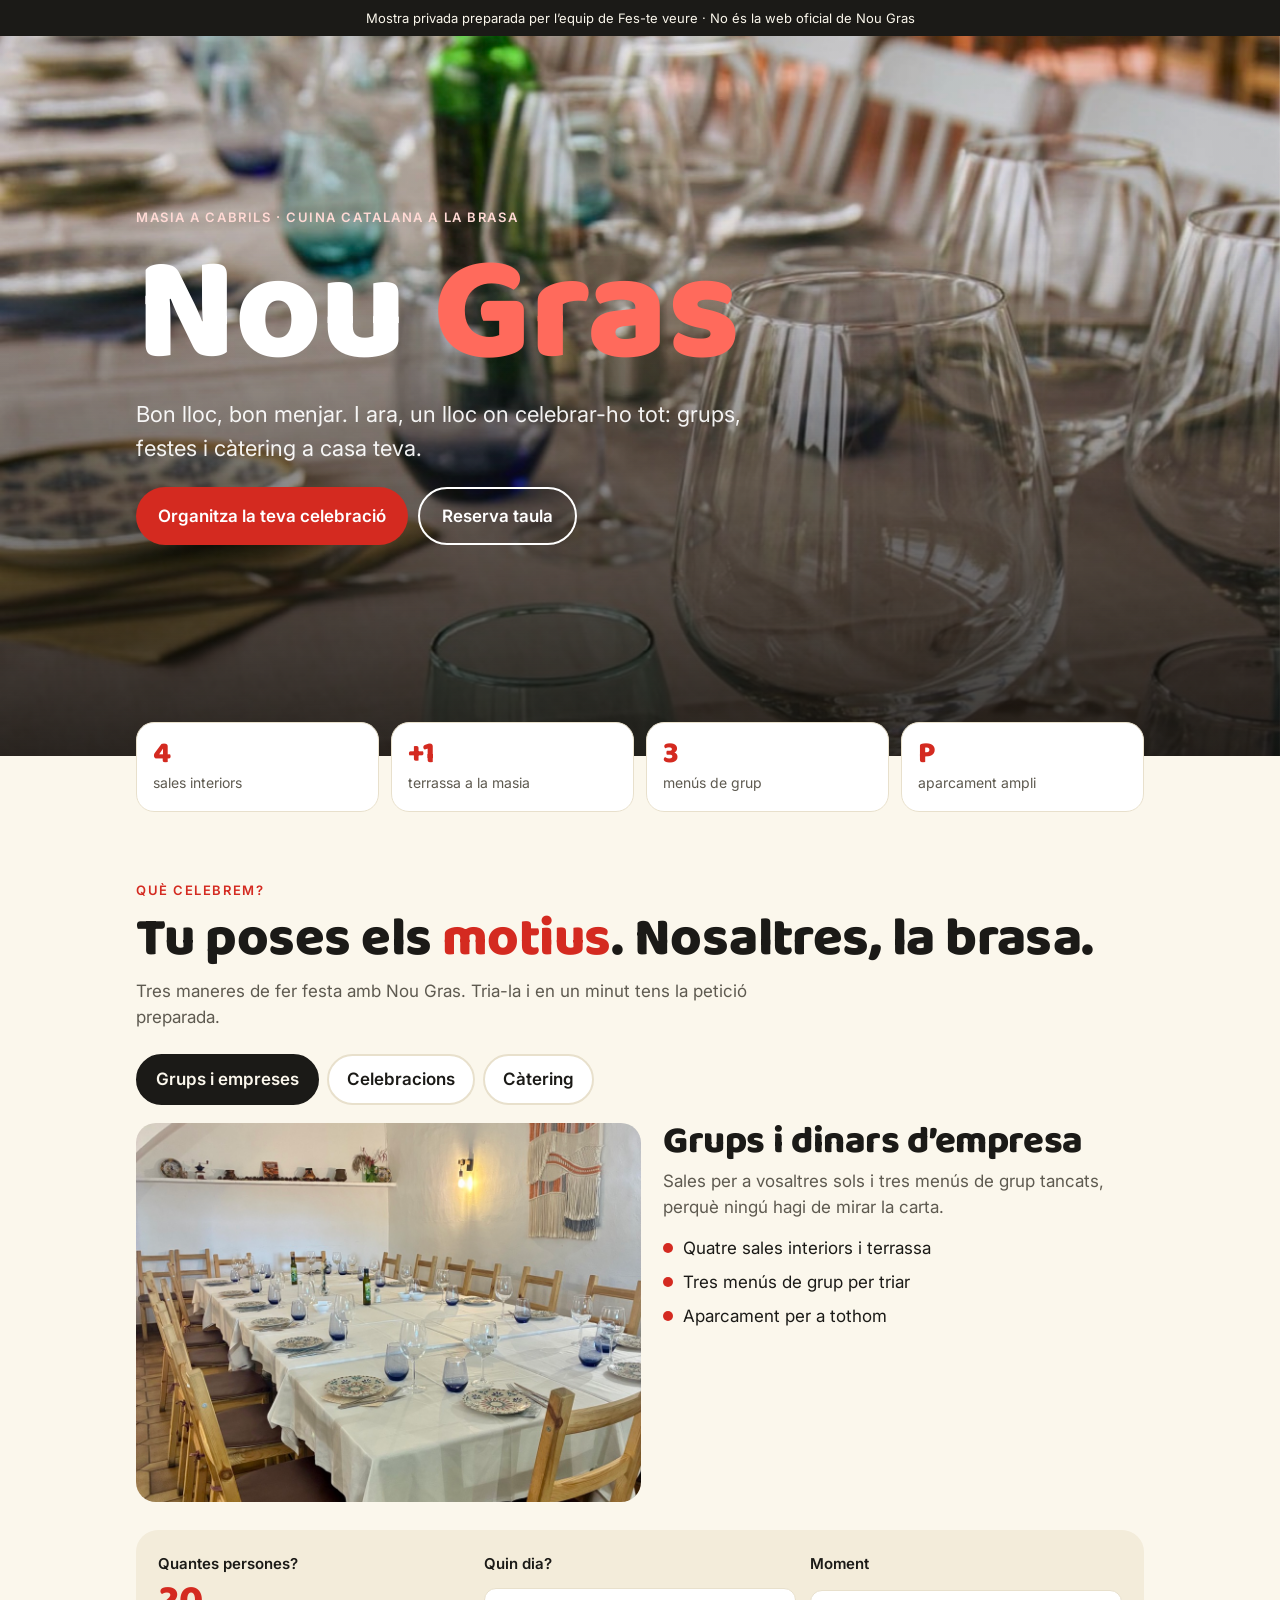
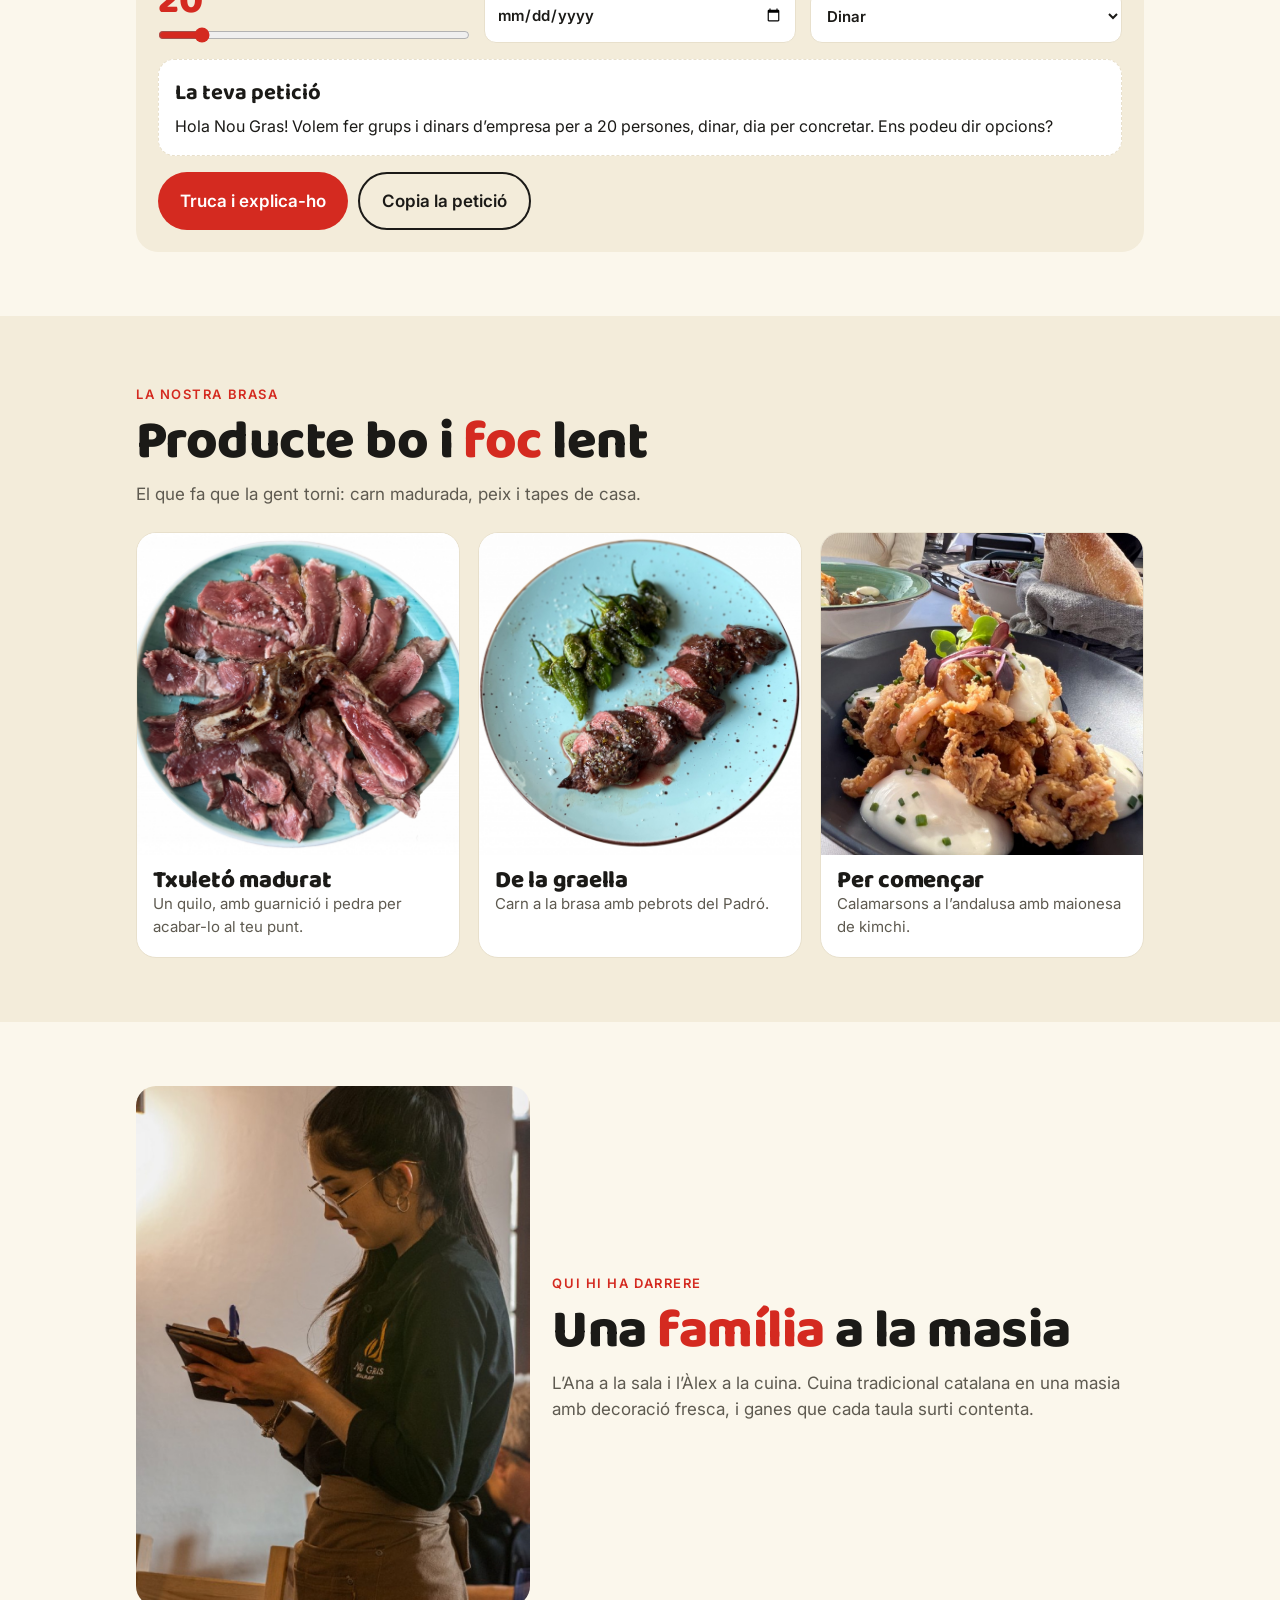
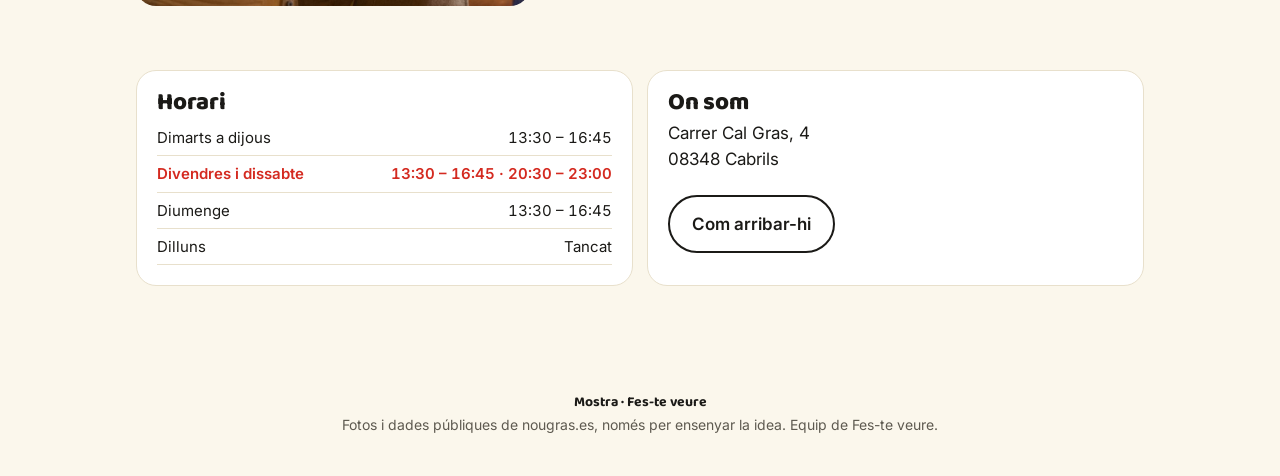
<file: muestras/nou-gras/index.html>
<!doctype html>
<html lang="ca">
<head>
<meta charset="utf-8">
<meta name="viewport" content="width=device-width,initial-scale=1,viewport-fit=cover">
<title>Nou Gras · Mostra</title>
<meta name="robots" content="noindex,nofollow">
<link rel="preconnect" href="https://fonts.googleapis.com"><link rel="preconnect" href="https://fonts.gstatic.com" crossorigin>
<link rel="stylesheet" href="https://fonts.googleapis.com/css2?family=Baloo+2:wght@600;800&family=Inter:wght@400;500;600&display=swap">
<style>
:root{--paper:#fbf7ec;--ink:#1b1a17;--muted:#5e5a50;--red:#d42a20;--red-ink:#fff;--card:#fff;--line:#e8e0cc;--tint:#f3ecda;color-scheme:light;
  --h:"Baloo 2",system-ui,sans-serif;--t:Inter,system-ui,sans-serif}
@media (prefers-color-scheme:dark){:root:not([data-theme="light"]){--paper:#17150f;--ink:#f3eee2;--muted:#b3ab98;--red:#ef4b3f;--red-ink:#1b0b09;--card:#211e17;--line:#38332a;--tint:#262219;color-scheme:dark}}
:root[data-theme="dark"]{--paper:#17150f;--ink:#f3eee2;--muted:#b3ab98;--red:#ef4b3f;--red-ink:#1b0b09;--card:#211e17;--line:#38332a;--tint:#262219;color-scheme:dark}
*{box-sizing:border-box;margin:0;padding:0}
html{scroll-behavior:smooth}
body{background:var(--paper);color:var(--ink);font:17px/1.55 var(--t)}
img{display:block;max-width:100%}
button,input,select{font:inherit;color:inherit}
:focus-visible{outline:3px solid var(--red);outline-offset:2px}
.wrap{max-width:1040px;margin:auto;padding:0 16px}
.demo{background:var(--ink);color:var(--paper);font-size:13px;text-align:center;padding:8px 16px}
.kicker{font:600 13px/1 var(--t);text-transform:uppercase;letter-spacing:.12em;color:var(--red)}
h1,h2,h3{font-family:var(--h);font-weight:800;line-height:.98;letter-spacing:-.01em}
h2{font-size:clamp(34px,6vw,54px);margin:10px 0 12px}
h2 b,h1 b{color:var(--red);font-weight:800}
.sub{color:var(--muted);max-width:36em}
section{padding:64px 0}
.btn{display:inline-flex;align-items:center;gap:8px;border:0;border-radius:999px;padding:14px 22px;font-weight:600;text-decoration:none;background:var(--red);color:var(--red-ink);cursor:pointer}
.btn.line{background:transparent;color:inherit;border:2px solid currentColor}

/* HERO */
.hero{position:relative;min-height:min(88vh,720px);display:flex;align-items:flex-end;color:#fff;overflow:hidden}
.hero img{position:absolute;inset:0;width:100%;height:100%;object-fit:cover;animation:kb 18s ease-out both}
@keyframes kb{from{transform:scale(1.12)}to{transform:scale(1)}}
@media (prefers-reduced-motion:reduce){.hero img{animation:none}}
.hero::after{content:"";position:absolute;inset:0;background:linear-gradient(180deg,rgba(15,12,8,.1) 25%,rgba(15,12,8,.85))}
.hero .wrap{position:relative;z-index:1;padding-bottom:44px;width:100%}
.hero .kicker{color:#ffd9d4}
.hero h1{font-size:clamp(60px,16vw,148px);margin:12px 0 10px}
.hero h1 b{color:#ff6a5c}
.hero p{font-size:clamp(18px,2.4vw,22px);max-width:28em;opacity:.93}
.acts{display:flex;gap:10px;flex-wrap:wrap;margin-top:22px}

/* FACTS */
.facts{display:grid;grid-template-columns:repeat(auto-fit,minmax(150px,1fr));gap:12px;margin-top:-34px;position:relative;z-index:2}
.fact{background:var(--card);border:1px solid var(--line);border-radius:18px;padding:16px}
.fact b{display:block;font:800 30px/1 var(--h);color:var(--red)}
.fact span{font-size:14px;color:var(--muted)}

/* TABS */
.tabs{display:flex;gap:8px;flex-wrap:wrap;margin:24px 0 18px}
.tab{border:2px solid var(--line);background:var(--card);border-radius:999px;padding:10px 18px;font-weight:600;cursor:pointer}
.tab[aria-selected="true"]{background:var(--ink);color:var(--paper);border-color:var(--ink)}
.panel{display:grid;gap:22px;grid-template-columns:1fr;align-items:start}
@media (min-width:800px){.panel{grid-template-columns:1.05fr 1fr}}
.panel img{border-radius:20px;aspect-ratio:4/3;object-fit:cover;width:100%}
.panel h3{font-size:clamp(28px,4vw,38px);margin-bottom:8px}
.panel ul{list-style:none;margin:14px 0 0;display:grid;gap:8px}
.panel li{display:flex;gap:10px}
.panel li::before{content:"";flex:0 0 10px;height:10px;border-radius:50%;background:var(--red);margin-top:8px}

/* PLANNER */
.plan{background:var(--tint);border-radius:22px;padding:22px;margin-top:28px;display:grid;gap:16px}
.plan label{display:grid;gap:6px;font-weight:600;font-size:15px}
.row{display:grid;gap:14px;grid-template-columns:repeat(auto-fit,minmax(200px,1fr))}
.plan input[type=range]{accent-color:var(--red);width:100%}
.plan input[type=date],.plan select{background:var(--card);border:1px solid var(--line);border-radius:12px;padding:10px 12px;width:100%}
.ppl{font:800 40px/1 var(--h);color:var(--red)}
.summary{background:var(--card);border:1px dashed var(--line);border-radius:16px;padding:16px;font-size:16px}
.summary strong{font-family:var(--h);font-size:22px;display:block;margin-bottom:4px}

/* BRASA */
.plates{display:grid;grid-template-columns:repeat(auto-fit,minmax(220px,1fr));gap:18px;margin-top:24px}
.dish{background:var(--card);border:1px solid var(--line);border-radius:20px;overflow:hidden}
.dish img{aspect-ratio:1;object-fit:cover;width:100%;background:#fff}
.dish div{padding:14px 16px 18px}
.dish h3{font-size:24px}
.dish p{color:var(--muted);font-size:15px}

/* EQUIP */
.team{display:grid;gap:22px;align-items:center}
@media (min-width:800px){.team{grid-template-columns:.8fr 1.2fr}}
.team img{border-radius:20px;aspect-ratio:3/4;object-fit:cover;max-height:520px;width:100%}

/* VISIT */
.visit{display:grid;gap:14px;grid-template-columns:repeat(auto-fit,minmax(240px,1fr))}
.card{background:var(--card);border:1px solid var(--line);border-radius:20px;padding:20px}
.card h3{font-size:24px;margin-bottom:6px}
.card table{width:100%;border-collapse:collapse;font-size:15px}
.card td{padding:6px 0;border-bottom:1px solid var(--line)}
.card td:last-child{text-align:right;font-variant-numeric:tabular-nums}
.today{color:var(--red);font-weight:600}

footer{padding:40px 0 100px;text-align:center;color:var(--muted);font-size:14px}
footer b{font-family:var(--h);color:var(--ink)}
.bar{position:fixed;left:0;right:0;bottom:0;display:flex;gap:8px;padding:10px 16px calc(10px + env(safe-area-inset-bottom));background:color-mix(in srgb,var(--paper) 88%,transparent);backdrop-filter:blur(10px);border-top:1px solid var(--line);z-index:5}
.bar .btn{flex:1;justify-content:center;padding:12px}
@media (min-width:800px){.bar{display:none}footer{padding-bottom:40px}}
</style>
</head>
<body>
<div class="demo">Mostra privada preparada per l’equip de Fes-te veure · No és la web oficial de Nou Gras</div>

<header class="hero">
  <img src="assets/grups.jpg" alt="Taula llarga parada a la sala de Nou Gras, amb llum de les finestres">
  <div class="wrap">
    <span class="kicker">Masia a Cabrils · Cuina catalana a la brasa</span>
    <h1>Nou <b>Gras</b></h1>
    <p>Bon lloc, bon menjar. I ara, un lloc on celebrar-ho tot: grups, festes i càtering a casa teva.</p>
    <div class="acts">
      <a class="btn" href="#celebrar">Organitza la teva celebració</a>
      <a class="btn line" href="https://nougras.es/reservas/" rel="noopener">Reserva taula</a>
    </div>
  </div>
</header>

<div class="wrap">
  <div class="facts">
    <div class="fact"><b>4</b><span>sales interiors</span></div>
    <div class="fact"><b>+1</b><span>terrassa a la masia</span></div>
    <div class="fact"><b>3</b><span>menús de grup</span></div>
    <div class="fact"><b>P</b><span>aparcament ampli</span></div>
  </div>
</div>

<section id="celebrar">
  <div class="wrap">
    <span class="kicker">Què celebrem?</span>
    <h2>Tu poses els <b>motius</b>. Nosaltres, la brasa.</h2>
    <p class="sub">Tres maneres de fer festa amb Nou Gras. Tria-la i en un minut tens la petició preparada.</p>

    <div class="tabs" role="tablist">
      <button class="tab" role="tab" aria-selected="true" data-k="grups">Grups i empreses</button>
      <button class="tab" role="tab" aria-selected="false" data-k="celebracions">Celebracions</button>
      <button class="tab" role="tab" aria-selected="false" data-k="catering">Càtering</button>
    </div>

    <div class="panel" id="panel">
      <img id="pimg" src="assets/sala.jpg" alt="">
      <div>
        <h3 id="ptitle"></h3>
        <p id="ptext" class="sub"></p>
        <ul id="plist"></ul>
      </div>
    </div>

    <form class="plan" id="plan" onsubmit="return false">
      <div class="row">
        <label>Quantes persones?
          <span class="ppl" id="pplv">20</span>
          <input type="range" id="ppl" min="6" max="120" step="2" value="20" aria-label="Nombre de persones">
        </label>
        <label>Quin dia?
          <input type="date" id="dia">
        </label>
        <label>Moment
          <select id="moment"><option>Dinar</option><option>Sopar (divendres o dissabte)</option></select>
        </label>
      </div>
      <div class="summary" id="sum" aria-live="polite"></div>
      <div class="acts" style="margin:0">
        <a class="btn" id="call" href="tel:+34937531953">Truca i explica-ho</a>
        <button class="btn line" id="copy" type="button">Copia la petició</button>
      </div>
    </form>
  </div>
</section>

<section style="background:var(--tint)">
  <div class="wrap">
    <span class="kicker">La nostra brasa</span>
    <h2>Producte bo i <b>foc</b> lent</h2>
    <p class="sub">El que fa que la gent torni: carn madurada, peix i tapes de casa.</p>
    <div class="plates">
      <article class="dish"><img src="assets/brasa.jpg" alt="Txuletó a la brasa tallat a làmines"><div><h3>Txuletó madurat</h3><p>Un quilo, amb guarnició i pedra per acabar-lo al teu punt.</p></div></article>
      <article class="dish"><img src="assets/hero.jpg" alt="Carn a la brasa amb pebrots del padró"><div><h3>De la graella</h3><p>Carn a la brasa amb pebrots del Padró.</p></div></article>
      <article class="dish"><img src="assets/plat.jpg" alt="Calamarsons arrebossats amb maionesa"><div><h3>Per començar</h3><p>Calamarsons a l’andalusa amb maionesa de kimchi.</p></div></article>
    </div>
  </div>
</section>

<section>
  <div class="wrap team">
    <img src="assets/equip.jpg" alt="Membre de l’equip de sala prenent nota">
    <div>
      <span class="kicker">Qui hi ha darrere</span>
      <h2>Una <b>família</b> a la masia</h2>
      <p class="sub">L’Ana a la sala i l’Àlex a la cuina. Cuina tradicional catalana en una masia amb decoració fresca, i ganes que cada taula surti contenta.</p>
    </div>
  </div>
</section>

<section style="padding-top:0">
  <div class="wrap visit">
    <div class="card">
      <h3>Horari</h3>
      <table id="hours">
        <tr data-d="2"><td>Dimarts a dijous</td><td>13:30 – 16:45</td></tr>
        <tr data-d="5"><td>Divendres i dissabte</td><td>13:30 – 16:45 · 20:30 – 23:00</td></tr>
        <tr data-d="0"><td>Diumenge</td><td>13:30 – 16:45</td></tr>
        <tr data-d="1"><td>Dilluns</td><td>Tancat</td></tr>
      </table>
    </div>
    <div class="card">
      <h3>On som</h3>
      <p>Carrer Cal Gras, 4<br>08348 Cabrils</p>
      <div class="acts"><a class="btn line" href="https://maps.google.com/?q=Nou+Gras+Cabrils" rel="noopener">Com arribar-hi</a></div>
    </div>
  </div>
</section>

<footer>
  <p><b>Mostra · Fes-te veure</b><br>Fotos i dades públiques de nougras.es, només per ensenyar la idea. Equip de Fes-te veure.</p>
</footer>

<nav class="bar"><a class="btn" href="tel:+34937531953">Truca</a><a class="btn line" href="#celebrar">Celebra-ho</a></nav>

<script>
const D={
  grups:{img:"assets/sala.jpg",alt:"Sala interior parada per a un grup",t:"Grups i dinars d’empresa",p:"Sales per a vosaltres sols i tres menús de grup tancats, perquè ningú hagi de mirar la carta.",l:["Quatre sales interiors i terrassa","Tres menús de grup per triar","Aparcament per a tothom"]},
  celebracions:{img:"assets/grups.jpg",alt:"Taula llarga amb copes a punt per a una celebració",t:"Aniversaris i festes",p:"Aniversaris, batejos, trobades familiars. Adaptem la proposta al que celebreu.",l:["Taula llarga amb llum natural","Menú pensat per a la vostra festa","Pastís i postres casolans"]},
  catering:{img:"assets/brasa.jpg",alt:"Txuletó a la brasa",t:"Nou Gras a casa teva",p:"Els cuiners de Nou Gras també fan esdeveniments fora del restaurant.",l:["Cuina de brasa on sigui l’esdeveniment","Proposta a mida","Parla directament amb la cuina"]}
};
let k="grups";
const $=id=>document.getElementById(id);
function show(n){k=n;const d=D[n];$("pimg").src=d.img;$("pimg").alt=d.alt;$("ptitle").textContent=d.t;$("ptext").textContent=d.p;$("plist").innerHTML=d.l.map(x=>`<li>${x}</li>`).join("");
  document.querySelectorAll(".tab").forEach(b=>b.setAttribute("aria-selected",b.dataset.k===n));sum();}
document.querySelectorAll(".tab").forEach(b=>b.onclick=()=>show(b.dataset.k));
function txt(){const n=$("ppl").value,dia=$("dia").value,m=$("moment").value.split(" ")[0].toLowerCase();
  const f=dia?new Date(dia+"T12:00").toLocaleDateString("ca-ES",{weekday:"long",day:"numeric",month:"long"}):"dia per concretar";
  return `Hola Nou Gras! Volem fer ${D[k].t.toLowerCase()} per a ${n} persones, ${m}, ${f}. Ens podeu dir opcions?`;}
function sum(){const d=$("dia").value;let warn="";
  if(d){const w=new Date(d+"T12:00").getDay();if(w===1)warn=" Els dilluns el restaurant és tancat.";else if($("moment").selectedIndex===1&&w!==5&&w!==6)warn=" Els sopars són divendres i dissabte.";}
  $("pplv").textContent=$("ppl").value;$("sum").innerHTML=`<strong>La teva petició</strong>${txt()}<span style="color:var(--red)">${warn}</span>`;}
["ppl","dia","moment"].forEach(i=>$(i).addEventListener("input",sum));
$("copy").onclick=async()=>{try{await navigator.clipboard.writeText(txt());$("copy").textContent="Copiada!";}catch(e){$("copy").textContent="No s’ha pogut copiar";}setTimeout(()=>$("copy").textContent="Copia la petició",1800);};
const today=new Date().getDay();document.querySelectorAll("#hours tr").forEach(r=>{const d=+r.dataset.d;if(d===today||(d===2&&today>=2&&today<=4)||(d===5&&(today===5||today===6)))r.classList.add("today");});
show("grups");
</script>
</body>
</html>
</file>
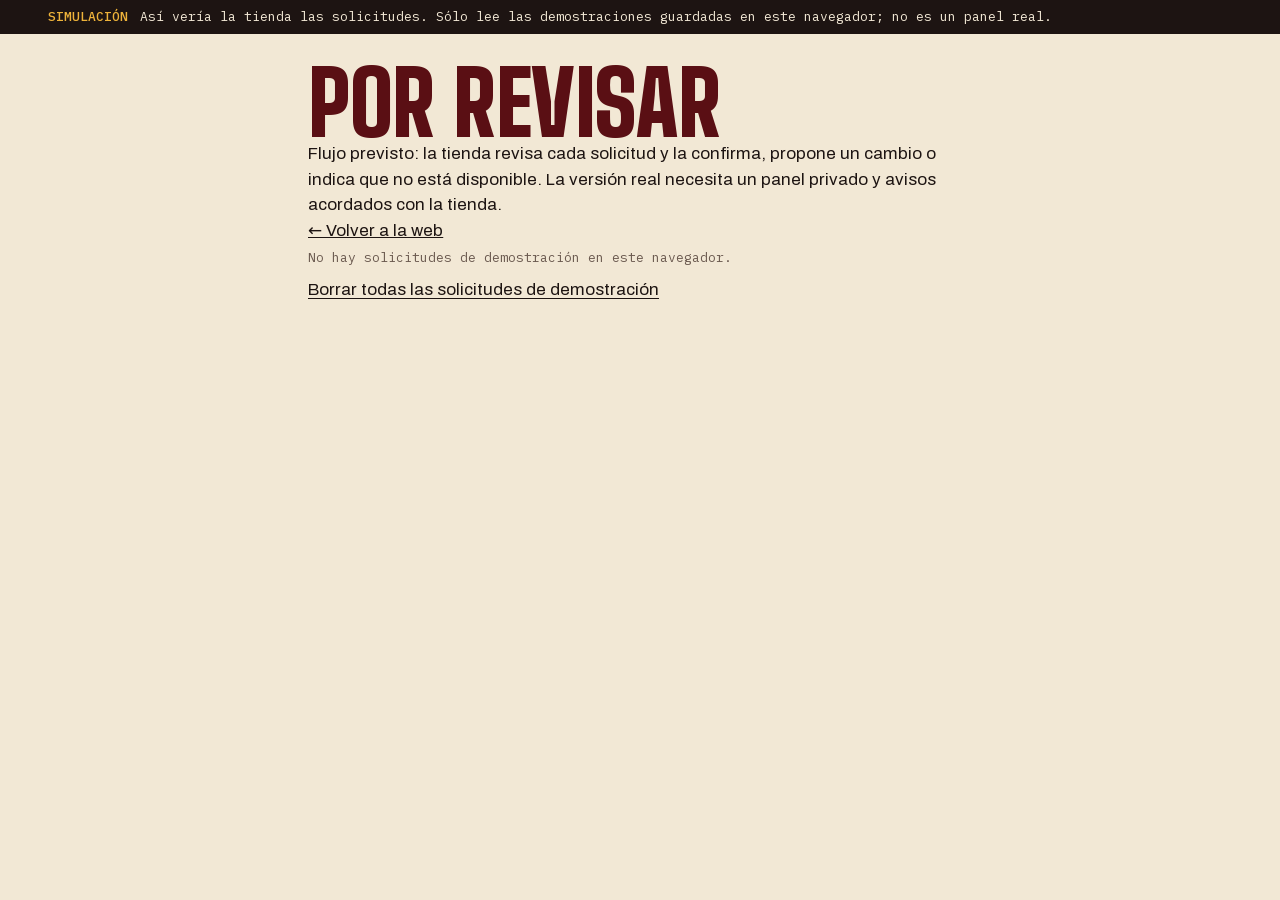
<file: muestras/jose-tomas/gestion.html>
<!doctype html>
<html lang="es">
<head>
<meta charset="utf-8">
<meta name="viewport" content="width=device-width, initial-scale=1">
<title>Simulación · Vista de la tienda · José Tomás</title>
<meta name="robots" content="noindex, nofollow">
<link rel="icon" href="data:image/svg+xml,%3Csvg xmlns='http://www.w3.org/2000/svg' viewBox='0 0 32 32'%3E%3Crect width='32' height='32' fill='%235a0f14'/%3E%3Ctext x='16' y='23' text-anchor='middle' font-family='Arial Narrow,Arial' font-weight='700' font-size='20' fill='%23eeb33a'%3EJT%3C/text%3E%3C/svg%3E">
<link rel="stylesheet" href="fonts.css?v=20261112n">
<link rel="stylesheet" href="styles.css?v=20261112n">
</head>
<body data-page="gestion">
<div class="mode-bar" role="note"><b>Simulación</b><span>Así vería la tienda las solicitudes. Sólo lee las demostraciones guardadas en este navegador; no es un panel real.</span></div>
<main class="admin" id="main">
  <h1>Por revisar</h1>
  <p>Flujo previsto: la tienda revisa cada solicitud y la confirma, propone un cambio o indica que no está disponible. La versión real necesita un panel privado y avisos acordados con la tienda.</p>
  <p><a href="index.html">← Volver a la web</a></p>
  <p id="admin-empty" class="hint">No hay solicitudes de demostración en este navegador.</p>
  <ul id="admin-list"></ul>
  <p><button type="button" class="link" id="admin-clear">Borrar todas las solicitudes de demostración</button></p>
</main>
<div class="toast" id="toast" role="status" aria-live="polite"></div>
<script type="application/json" id="site-config">
{
 "id": "jose-tomas",
 "shop": "José Tomás",
 "lang": "es",
 "refPrefix": "JT",
 "phoneLabel": "93 387 79 77",
 "phoneHref": "+34933877977",
 "mode": "demo",
 "endpoint": null,
 "pickup": {
  "minDaysAhead": 1,
  "days": 14,
  "noAfternoonDays": []
 },
 "families": [
  {
   "id": "jamones",
   "name": "Jamones",
   "word": "Jamón",
   "blurb": "En pieza o loncheado, para casa o para quedar bien.",
   "long": "Elige calidad y cómo lo quieres. Abajo tienes los precios del jamón y la paleta enteros y del loncheado al peso.",
   "options": [
    {
     "label": "¿Jamón o paleta?",
     "choices": [
      "Jamón",
      "Paleta",
      "Que me aconsejen"
     ]
    },
    {
     "label": "¿Qué calidad?",
     "choices": [
      "Serrano o Duroc",
      "Ibérico de cebo",
      "Ibérico de cebo de campo",
      "Ibérico de bellota 75 %",
      "Ibérico de bellota 100 %",
      "Que me aconsejen"
     ]
    },
    {
     "label": "¿Cómo lo prefieres?",
     "choices": [
      "Loncheado",
      "En pieza",
      "Virutas",
      "Taquitos",
      "Que me aconsejen"
     ]
    },
    {
     "label": "¿Para qué es?",
     "choices": [
      "Aperitivo",
      "Bocadillos",
      "Regalo",
      "Una ocasión especial"
     ]
    }
   ],
   "qtyLabel": "personas",
   "hint": "Ej.: loncheado fino, en sobres de ración",
   "photo": "assets/fotos/jamones-colgados.jpg",
   "photoAlt": "Jamones colgados en la tienda, con sus etiquetas",
   "knownNote": "Calidades y precios de pieza entera dados por la tienda en noviembre de 2026.",
   "weight": true,
   "piece": "piezas",
   "prices": {
    "tables": [
     {
      "title": "Jamón entero, precio por pieza",
      "rows": [
       {
        "name": "Serrano o Duroc",
        "price": 169,
        "weight": "8,5–9 kg"
       },
       {
        "name": "Ibérico de cebo",
        "price": 249,
        "weight": "8,5–9 kg"
       },
       {
        "name": "Ibérico de cebo de campo",
        "price": 299,
        "weight": "8,5–9 kg"
       },
       {
        "name": "Ibérico de bellota 75 %",
        "price": 450,
        "weight": "8,5–9 kg"
       },
       {
        "name": "Ibérico de bellota 100 %",
        "price": 520,
        "weight": "8,5–9 kg"
       }
      ]
     },
     {
      "title": "Paleta entera, precio por pieza",
      "rows": [
       {
        "name": "Ibérica de cebo de campo 75 %",
        "price": 139,
        "weight": "5,5–6 kg"
       },
       {
        "name": "Ibérica de cebo de campo 100 %",
        "price": 169,
        "weight": "5,5–6 kg"
       },
       {
        "name": "Ibérica de bellota 50 % o 75 %",
        "price": 225,
        "weight": "5,5–6 kg"
       },
       {
        "name": "Ibérica de bellota 100 %",
        "price": 249,
        "weight": "5,5–6 kg"
       }
      ]
     },
     {
      "title": "Al corte, precio por kilo",
      "per": "kg",
      "rows": [
       {
        "name": "Loncheado ibérico de cebo",
        "price": 79.99,
        "weight": null
       },
       {
        "name": "Loncheado ibérico de cebo de campo",
        "price": 99.99,
        "weight": null
       },
       {
        "name": "Loncheado ibérico de bellota",
        "price": 139.99,
        "weight": null
       },
       {
        "name": "Virutas de jamón",
        "price": 35,
        "weight": null
       },
       {
        "name": "Taquitos de jamón",
        "price": 39.99,
        "weight": null
       }
      ]
     }
    ],
    "note": "Peso aproximado de cada pieza."
   },
   "offer": {
    "title": "Oferta: paletilla lista para comer",
    "text": "Paletilla ibérica de cebo de campo cortada y envasada, con una botella de regalo, por 139 €, lo mismo que entera. El corte y el envasado no se cobran."
   }
  },
  {
   "id": "embutidos",
   "name": "Embutidos",
   "word": "Embutido",
   "blurb": "Para la tabla, el bocadillo o la merienda.",
   "long": "Dinos qué buscas o para qué lo quieres. Si no lo tienes claro, deja que te aconsejen.",
   "options": [
    {
     "label": "¿Cuál?",
     "choices": [
      "Chorizo de bellota",
      "Salchichón de bellota",
      "Lomo ibérico",
      "Lomo de bellota",
      "Longaniza Obach",
      "Butifarra negra",
      "Butifarra blanca",
      "Butifarra de huevo",
      "Butifarra de perol",
      "Morcilla choricera",
      "Tocino ibérico",
      "Bloc de foie",
      "Otro"
     ]
    },
    {
     "label": "¿Para qué es?",
     "choices": [
      "Tabla",
      "Bocadillos",
      "Cocinar",
      "Merienda"
     ]
    },
    {
     "label": "¿Cómo lo prefieres?",
     "choices": [
      "Loncheado",
      "En pieza",
      "Surtido",
      "Que me aconsejen"
     ]
    }
   ],
   "qtyLabel": "personas",
   "hint": "Ej.: surtido suave, sin picante",
   "photo": "assets/fotos/embutido-sarta.jpg",
   "photoAlt": "Embutido curado en sarta sobre el mostrador",
   "knownNote": "Precios dados por la tienda en noviembre de 2026.",
   "weight": true,
   "prices": {
    "tables": [
     {
      "title": "Precio por kilo",
      "per": "kg",
      "rows": [
       {
        "name": "Lomo de bellota",
        "price": 79.99,
        "weight": null
       },
       {
        "name": "Lomo ibérico",
        "price": 69.99,
        "weight": null
       },
       {
        "name": "Bloc de foie",
        "price": 79.9,
        "weight": null
       },
       {
        "name": "Chorizo de bellota",
        "price": 35,
        "weight": null
       },
       {
        "name": "Salchichón de bellota",
        "price": 35,
        "weight": null
       },
       {
        "name": "Longaniza Obach",
        "price": 26.99,
        "weight": null
       },
       {
        "name": "Butifarras: negra, blanca, de huevo y de perol",
        "price": 18.99,
        "weight": null
       },
       {
        "name": "Morcilla choricera",
        "price": 16.99,
        "weight": null
       }
      ]
     }
    ],
    "note": "Se vende al peso: el importe final depende de lo que pese. Tocino ibérico: precio por confirmar. Patés: en Navidad."
   }
  },
  {
   "id": "quesos",
   "name": "Quesos",
   "word": "Queso",
   "blurb": "Tiernos, curados, para tabla o para cocinar.",
   "long": "Indica qué tipo te apetece o qué uso le vas a dar. La selección real la confirma la tienda.",
   "options": [
    {
     "label": "¿Qué tipo?",
     "multi": true,
     "choices": [
      "Tierno: García Vaquero",
      "Semicurado: Flor de Esgueva",
      "Curado: viejo de cabra",
      "Trufado",
      "Que me aconsejen"
     ]
    },
    {
     "label": "¿Para qué es?",
     "choices": [
      "Tabla",
      "Cocinar",
      "Regalo"
     ]
    }
   ],
   "qtyLabel": "personas",
   "hint": "Ej.: una tabla variada con algo azul",
   "photo": "assets/fotos/quesos.jpg",
   "photoAlt": "Dos cuñas de queso con pimienta sobre el mostrador",
   "knownNote": "Precios dados por la tienda en noviembre de 2026.",
   "weight": true,
   "prices": {
    "tables": [
     {
      "title": "Precio por kilo",
      "per": "kg",
      "rows": [
       {
        "name": "Tierno García Vaquero",
        "price": 19.9,
        "weight": null
       },
       {
        "name": "Semicurado Flor de Esgueva",
        "price": 19.99,
        "weight": "En oferta"
       },
       {
        "name": "Queso trufado",
        "price": 35,
        "weight": null
       }
      ]
     }
    ],
    "note": "Se vende al peso: el importe final depende de lo que pese. Viejo de cabra: precio por confirmar."
   }
  },
  {
   "id": "carnes",
   "name": "Carnes",
   "word": "Carne",
   "blurb": "Entrecots y la pieza que necesites para tu receta.",
   "long": "Indica la pieza o qué vas a cocinar. Peso final, disponibilidad y precio los confirma la tienda.",
   "options": [
    {
     "label": "¿Qué carne?",
     "choices": [
      "Ternera",
      "Cerdo",
      "Pollo",
      "Cordero",
      "Que me aconsejen"
     ]
    },
    {
     "label": "¿Cómo la vas a cocinar?",
     "choices": [
      "A la brasa",
      "Plancha",
      "Horno",
      "Guiso",
      "Que me aconsejen"
     ]
    }
   ],
   "qtyLabel": "raciones",
   "hint": "Ej.: entrecot de dos dedos, sin nervio",
   "knownNote": "Calidades y tipos orientativos, pendientes de confirmar con la tienda.",
   "weight": true
  },
  {
   "id": "rebozados",
   "name": "Rebozados y preparados",
   "word": "Rebozados",
   "blurb": "Para acabar en casa.",
   "long": "Pregunta qué hay preparado. Lo que haya cada día lo confirma la tienda.",
   "options": [
    {
     "label": "¿Para cuándo lo quieres comer?",
     "choices": [
      "Ese mismo día",
      "Para congelar",
      "Me da igual"
     ]
    }
   ],
   "qtyLabel": "raciones",
   "hint": "Ej.: rebozados para los niños"
  },
  {
   "id": "tartas",
   "name": "Tartas de queso",
   "word": "Tarta de queso",
   "blurb": "La parte dulce del mostrador.",
   "long": "Dinos para cuántos es y para qué día. La tienda te confirma tamaños y plazo.",
   "options": [
    {
     "label": "¿Para qué es?",
     "choices": [
      "Postre en casa",
      "Cumpleaños",
      "Regalo"
     ]
    }
   ],
   "qtyLabel": "personas",
   "hint": "Ej.: para el domingo a mediodía",
   "prices": {
    "tables": [
     {
      "title": "Precio por kilo",
      "per": "kg",
      "rows": [
       {
        "name": "Tarta de queso",
        "price": 35
       }
      ]
     }
    ]
   }
  },
  {
   "id": "conservas",
   "name": "Aceitunas y conservas",
   "word": "Conservas",
   "blurb": "Lo que acompaña a la tabla.",
   "long": "Dinos qué buscas. Lo que haya en la estantería lo confirma la tienda.",
   "photo": "assets/fotos/aceitunas.jpg",
   "photoAlt": "Botes de aceitunas sobre el mostrador",
   "options": [
    {
     "label": "¿Qué buscas?",
     "multi": true,
     "choices": [
      "Aceitunas",
      "Melocotón en almíbar",
      "Especias",
      "Polvorones",
      "Conservas",
      "Que me aconsejen"
     ]
    }
   ],
   "qtyLabel": "botes",
   "hint": "Ej.: aceitunas para un aperitivo",
   "knownNote": "Precios dados por la tienda en noviembre de 2026.",
   "prices": {
    "tables": [
     {
      "title": "Precios",
      "rows": [
       {
        "name": "Aceitunas",
        "price": 5.99,
        "per": "bote",
        "weight": "Medio kilo escurrido (900 g con el líquido)"
       },
       {
        "name": "Melocotón en almíbar",
        "price": 27.99,
        "per": "bote",
        "weight": null
       },
       {
        "name": "Especias",
        "price": 1.55,
        "from": true,
        "per": "unidad",
        "weight": null
       }
      ]
     }
    ],
    "note": "Polvorones: precio por confirmar. Lo que haya en la estantería lo confirma la tienda."
   }
  },
  {
   "id": "cestas",
   "name": "Cestas",
   "word": "Cestas",
   "blurb": "Para regalar, agradecer o celebrar.",
   "long": "Cuéntanos para quién es y un presupuesto orientativo. José Tomás te propondrá una composición.",
   "options": [
    {
     "label": "¿Para quién es?",
     "choices": [
      "Familia",
      "Amigos",
      "Empresa",
      "Navidad"
     ]
    },
    {
     "label": "Presupuesto orientativo",
     "choices": [
      "Lo hablamos",
      "Ajustado",
      "Sin límite"
     ]
    }
   ],
   "qtyLabel": "cestas",
   "hint": "Ej.: que lleve jamón y queso, sin alcohol",
   "photo": "assets/fotos/cesta.jpg",
   "photoAlt": "Cesta de mimbre con vino, embutidos, queso y conservas en la tienda"
  }
 ],
 "other": {
  "id": "otro",
  "name": "Otra petición",
  "groupsRequired": false,
  "blurb": "Algo que no aparece aquí.",
  "long": "¿Buscas algo concreto? Descríbelo y la tienda te dirá si puede prepararlo.",
  "hint": "Cuéntanos qué necesitas"
 },
 "ideas": [
  {
   "id": "aperitivo",
   "label": "Aperitivo para 6",
   "note": "Jamón, embutido y queso",
   "lines": [
    {
     "fam": "jamones",
     "choices": [
      "Loncheado",
      "Aperitivo"
     ],
     "qty": 6
    },
    {
     "fam": "embutidos",
     "choices": [
      "Tabla",
      "Surtido"
     ],
     "qty": 6
    },
    {
     "fam": "quesos",
     "choices": [
      "Tabla"
     ],
     "qty": 6
    }
   ]
  },
  {
   "id": "brasa",
   "label": "Brasa del domingo",
   "note": "Carne y algo para empezar",
   "lines": [
    {
     "fam": "carnes",
     "choices": [
      "A la brasa"
     ],
     "qty": 4
    },
    {
     "fam": "embutidos",
     "choices": [
      "Tabla"
     ],
     "qty": 4
    }
   ]
  },
  {
   "id": "ninos",
   "label": "Cena sin complicarse",
   "note": "Rebozados y postre",
   "lines": [
    {
     "fam": "rebozados",
     "choices": [
      "Ese mismo día"
     ],
     "qty": 4
    },
    {
     "fam": "tartas",
     "choices": [
      "Postre en casa"
     ],
     "qty": 4
    }
   ]
  },
  {
   "id": "regalo",
   "label": "Un regalo",
   "note": "Una cesta a medida",
   "lines": [
    {
     "fam": "cestas",
     "choices": [
      "Lo hablamos"
     ],
     "qty": 1
    }
   ]
  }
 ],
 "t": {
  "modeDemo": "Demostración",
  "modeLive": "Encargos activos",
  "cardCta": "Añadir",
  "knownLabel": "Sabemos que hay",
  "detailOptional": "Algo más que debamos saber (opcional)",
  "detailRequired": "¿Qué necesitas?",
  "detailErr": "Elige una opción o escribe qué te gustaría.",
  "less": "Quitar uno",
  "more": "Añadir uno",
  "added": "{name}, en tu lista",
  "listAria": "Mi lista: {n} peticiones",
  "listAriaOne": "Mi lista: 1 petición",
  "steps": [
   "Lista",
   "Entrega",
   "Tus datos",
   "Resumen"
  ],
  "empty": "Tu lista está vacía.",
  "emptyCta": "Ver el mostrador",
  "stepListTitle": "Tu lista",
  "priceNote": "Sin precios: el importe y el peso final los confirma la tienda.",
  "addMore": "Añadir más",
  "next": "Continuar",
  "back": "Atrás",
  "stepPickupTitle": "¿Cómo y cuándo lo quieres?",
  "dayLegend": "Día que te gustaría",
  "dayHint": "Días de apertura y plazos: pendientes de confirmar con la tienda.",
  "slotLegend": "Franja",
  "slots": [
   "Mañana",
   "Tarde",
   "Me es igual"
  ],
  "noAfternoon": "",
  "errDate": "Elige un día.",
  "errSlot": "Elige una franja.",
  "stepContactTitle": "¿Cómo te avisamos?",
  "fName": "Nombre",
  "fPhone": "Teléfono",
  "phoneHint": "Para confirmar el encargo contigo.",
  "fNotes": "Notas para la tienda (opcional)",
  "notesHint": "Alergias, cómo lo quieres cortado…",
  "consent": "Entiendo que es una solicitud: la tienda debe confirmar disponibilidad, precio y hora antes de aceptarla.",
  "errName": "Escribe tu nombre.",
  "errPhone": "Escribe un teléfono español de 9 cifras.",
  "errConsent": "Marca la casilla para continuar.",
  "errSend": "No se ha podido enviar y no se ha registrado nada. Llama al {phone}.",
  "demoSubmit": "Demostración: al pulsar no se envía nada a la tienda. Solo verás el resumen.",
  "submitDemo": "Ver resumen (no se envía)",
  "submitLive": "Enviar solicitud a la tienda",
  "doneDemoTitle": "Resumen. No se ha enviado.",
  "doneDemoLead": "Esto es lo que recibiría {shop}. Para encargarlo de verdad hoy, llama a la tienda.",
  "doneLiveTitle": "Solicitud enviada",
  "doneLiveLead": "{shop} la ha recibido. Aún no está aceptada: te llamarán para confirmar disponibilidad, precio y hora.",
  "call": "Llamar al {phone}",
  "copy": "Copiar resumen",
  "copied": "Resumen copiado",
  "copyFail": "Texto seleccionado: cópialo con el teclado",
  "close": "Cerrar",
  "remove": "Quitar {name}",
  "cleared": "Datos de demostración borrados",
  "summaryTitle": "SOLICITUD DE ENCARGO",
  "summaryDemo": "DEMOSTRACIÓN, NO ENVIADA",
  "summaryPickup": "Entrega deseada",
  "summaryNotes": "Notas",
  "summaryFoot": "Precio, disponibilidad y hora: pendientes de confirmar por la tienda.",
  "simulated": "Simulación",
  "status": {
   "pendiente": "Pendiente de revisión",
   "confirmado": "Confirmado por la tienda",
   "propuesta": "La tienda propone un cambio",
   "no-disponible": "No disponible"
  },
  "admReply": "Mensaje para el cliente (opcional)",
  "admConfirm": "Confirmar",
  "admPropose": "Proponer cambio",
  "admNo": "No disponible",
  "unitLabel": "Cantidad en",
  "qtyLabel": "Cantidad",
  "grams": "Gramos",
  "modeLegend": "Entrega",
  "modeStore": "Recoger en tienda",
  "modeHome": "A domicilio",
  "homeNote": "Propuesta, aún sin acordar con la tienda. Pedido mínimo de ejemplo: {min} €. Como aquí no hay precios, la tienda comprobaría el importe, la zona y el coste al confirmar.",
  "fAddress": "Dirección",
  "fPostal": "Código postal",
  "errAddress": "Escribe la dirección.",
  "errPostal": "Escribe un código postal de 5 cifras.",
  "summaryHome": "Precio, pedido mínimo, zona y hora de reparto: pendientes de confirmar por la tienda.",
  "priceFrom": "desde",
  "singular": {
   "personas": "persona",
   "piezas": "pieza",
   "raciones": "ración",
   "cestas": "cesta",
   "botes": "bote"
  }
 },
 "delivery": {
  "enabled": true,
  "minEuros": 20
 }
}
</script>
<script src="encargo.js?v=20261112n"></script>
</body>
</html>
</file>
<file: muestras/jose-tomas/fonts.css>
@font-face {
  font-family: 'Archivo';
  font-style: normal;
  font-weight: 400 700;
  font-stretch: 100%;
  font-display: swap;
  src: url(assets/fonts/Archivo-400-700-normal-latin-ext.woff2) format('woff2');
  unicode-range: U+0100-02BA, U+02BD-02C5, U+02C7-02CC, U+02CE-02D7, U+02DD-02FF, U+0304, U+0308, U+0329, U+1D00-1DBF, U+1E00-1E9F, U+1EF2-1EFF, U+2020, U+20A0-20AB, U+20AD-20C4, U+2113, U+2C60-2C7F, U+A720-A7FF;
}
@font-face {
  font-family: 'Archivo';
  font-style: normal;
  font-weight: 400 700;
  font-stretch: 100%;
  font-display: swap;
  src: url(assets/fonts/Archivo-400-700-normal-latin.woff2) format('woff2');
  unicode-range: U+0000-00FF, U+0131, U+0152-0153, U+02BB-02BC, U+02C6, U+02DA, U+02DC, U+0304, U+0308, U+0329, U+2000-206F, U+20AC, U+2122, U+2191, U+2193, U+2212, U+2215, U+FEFF, U+FFFD;
}
@font-face {
  font-family: 'Big Shoulders Display';
  font-style: normal;
  font-weight: 700 900;
  font-display: swap;
  src: url(assets/fonts/BigShouldersDisplay-700-900-normal-latin-ext.woff2) format('woff2');
  unicode-range: U+0100-02BA, U+02BD-02C5, U+02C7-02CC, U+02CE-02D7, U+02DD-02FF, U+0304, U+0308, U+0329, U+1D00-1DBF, U+1E00-1E9F, U+1EF2-1EFF, U+2020, U+20A0-20AB, U+20AD-20C4, U+2113, U+2C60-2C7F, U+A720-A7FF;
}
@font-face {
  font-family: 'Big Shoulders Display';
  font-style: normal;
  font-weight: 700 900;
  font-display: swap;
  src: url(assets/fonts/BigShouldersDisplay-700-900-normal-latin.woff2) format('woff2');
  unicode-range: U+0000-00FF, U+0131, U+0152-0153, U+02BB-02BC, U+02C6, U+02DA, U+02DC, U+0304, U+0308, U+0329, U+2000-206F, U+20AC, U+2122, U+2191, U+2193, U+2212, U+2215, U+FEFF, U+FFFD;
}
@font-face {
  font-family: 'IBM Plex Mono';
  font-style: normal;
  font-weight: 400;
  font-display: swap;
  src: url(assets/fonts/IBMPlexMono-400-normal-latin-ext.woff2) format('woff2');
  unicode-range: U+0100-02BA, U+02BD-02C5, U+02C7-02CC, U+02CE-02D7, U+02DD-02FF, U+0304, U+0308, U+0329, U+1D00-1DBF, U+1E00-1E9F, U+1EF2-1EFF, U+2020, U+20A0-20AB, U+20AD-20C4, U+2113, U+2C60-2C7F, U+A720-A7FF;
}
@font-face {
  font-family: 'IBM Plex Mono';
  font-style: normal;
  font-weight: 400;
  font-display: swap;
  src: url(assets/fonts/IBMPlexMono-400-normal-latin.woff2) format('woff2');
  unicode-range: U+0000-00FF, U+0131, U+0152-0153, U+02BB-02BC, U+02C6, U+02DA, U+02DC, U+0304, U+0308, U+0329, U+2000-206F, U+20AC, U+2122, U+2191, U+2193, U+2212, U+2215, U+FEFF, U+FFFD;
}
@font-face {
  font-family: 'IBM Plex Mono';
  font-style: normal;
  font-weight: 500;
  font-display: swap;
  src: url(assets/fonts/IBMPlexMono-500-normal-latin-ext.woff2) format('woff2');
  unicode-range: U+0100-02BA, U+02BD-02C5, U+02C7-02CC, U+02CE-02D7, U+02DD-02FF, U+0304, U+0308, U+0329, U+1D00-1DBF, U+1E00-1E9F, U+1EF2-1EFF, U+2020, U+20A0-20AB, U+20AD-20C4, U+2113, U+2C60-2C7F, U+A720-A7FF;
}
@font-face {
  font-family: 'IBM Plex Mono';
  font-style: normal;
  font-weight: 500;
  font-display: swap;
  src: url(assets/fonts/IBMPlexMono-500-normal-latin.woff2) format('woff2');
  unicode-range: U+0000-00FF, U+0131, U+0152-0153, U+02BB-02BC, U+02C6, U+02DA, U+02DC, U+0304, U+0308, U+0329, U+2000-206F, U+20AC, U+2122, U+2191, U+2193, U+2212, U+2215, U+FEFF, U+FFFD;
}
</file>
<file: muestras/jose-tomas/styles.css>
/* José Tomás: cartel de mostrador y ticket de báscula.
   Oxblood del toldo, papel de carnicero, mostaza para la acción. Sin sombras ni radios. */
:root {
  --sangre: #5a0f14;
  --sangre-2: #741a1e;
  --tinta: #1d1412;
  --papel: #f2e8d5;
  --papel-2: #fbf5e9;
  --mostaza: #eeb33a;
  --gris: #6b5a50;
  --linea: #1d141226;
  --display: 'Big Shoulders Display', 'Arial Narrow', Impact, sans-serif;
  --sans: 'Archivo', system-ui, sans-serif;
  --mono: 'IBM Plex Mono', ui-monospace, Menlo, monospace;
  --ease-out: cubic-bezier(0.23, 1, 0.32, 1);
  --ease-drawer: cubic-bezier(0.32, 0.72, 0, 1);
  --gutter: clamp(16px, 4vw, 48px);
}
*, *::before, *::after { box-sizing: border-box; }
html { -webkit-text-size-adjust: 100%; scroll-padding-top: 76px; }
html:has(dialog[open]) { overflow: hidden; }
body { margin: 0; background: var(--papel); color: var(--tinta); font: 400 17px/1.5 var(--sans); -webkit-font-smoothing: antialiased; }
h1, h2, h3, p, ul, ol { margin: 0; padding: 0; }
ul, ol { list-style: none; }
fieldset { border: 0; margin: 0; padding: 0; min-width: 0; }
a { color: inherit; }
button, input, textarea { font: inherit; color: inherit; }
button { cursor: pointer; background: none; border: 0; padding: 0; }
img { display: block; max-width: 100%; }
:focus-visible { outline: 3px solid var(--mostaza); outline-offset: 2px; }
.counter :focus-visible, dialog :focus-visible, .how :focus-visible { outline-color: var(--sangre); }
h2:focus, [tabindex="-1"]:focus { outline: none; }
.sr { position: absolute; width: 1px; height: 1px; overflow: hidden; clip-path: inset(50%); white-space: nowrap; }
.skip { position: absolute; left: -999px; top: 0; z-index: 30; background: var(--mostaza); padding: 12px 16px; }
.skip:focus { left: 8px; top: 8px; }
.wrap { max-width: 1320px; margin: 0 auto; padding: 0 var(--gutter); }

/* Barra de demo */
.mode-bar { background: var(--tinta); color: var(--papel); font: 400 13px/1.35 var(--mono); padding: 8px var(--gutter); display: flex; flex-wrap: wrap; gap: 2px 12px; }
.mode-bar b { color: var(--mostaza); font-weight: 500; text-transform: uppercase; }

/* Cabecera */
.top { position: sticky; top: 0; z-index: 10; display: flex; align-items: center; gap: 24px; padding: 10px var(--gutter); background: var(--sangre); color: var(--papel); border-bottom: 1px solid #fff2; }
.brand { display: flex; align-items: center; gap: 10px; min-height: 44px; text-decoration: none; line-height: 1; margin-right: auto; }
.brand-logo { width: 54px; height: 54px; flex: none; border-radius: 50%; }
.brand-copy { display: flex; flex-direction: column; gap: 2px; }
.brand b { font: 900 28px/1 var(--display); text-transform: uppercase; letter-spacing: .01em; }
.brand small { font: 400 11px/1.3 var(--mono); opacity: .85; }
.nav { display: flex; gap: 24px; font: 500 14px var(--mono); }
.nav a { display: inline-flex; align-items: center; min-height: 44px; text-decoration: none; }
.list-btn { display: inline-flex; align-items: center; gap: 10px; min-height: 44px; transition: transform 160ms var(--ease-out); }
.list-btn:active { transform: scale(0.97); }
.top-list { padding: 0 14px; background: var(--mostaza); color: var(--tinta); font: 500 14px var(--mono); }
.list-count { display: inline-grid; place-items: center; min-width: 24px; height: 24px; padding: 0 6px; background: var(--tinta); color: var(--papel); font: 500 13px var(--mono); }

/* Botones */
.btn { display: inline-flex; align-items: center; justify-content: center; min-height: 52px; padding: 0 22px; background: var(--sangre); color: var(--papel); font: 800 21px/1 var(--display); letter-spacing: .03em; text-transform: uppercase; text-decoration: none; text-align: center; border: 2px solid var(--sangre); transition: transform 160ms var(--ease-out), background-color 160ms ease; }
.btn:active { transform: scale(0.97); }
.btn--mustard { background: var(--mostaza); border-color: var(--mostaza); color: var(--tinta); }
.btn--line { background: none; border-color: var(--papel); color: var(--papel); }
.btn--ghost { background: none; color: var(--sangre); }
.btn[disabled] { opacity: .6; cursor: progress; }
.link { color: inherit; text-decoration: underline; text-underline-offset: 3px; min-height: 44px; }

/* Portada */
.hero { display: grid; grid-template-columns: minmax(0, 1.1fr) minmax(0, .9fr); grid-template-rows: 1fr auto; background: var(--sangre); color: var(--papel); }
.hero-copy { padding: clamp(32px, 6vw, 72px) var(--gutter); display: flex; flex-direction: column; justify-content: flex-end; gap: 22px; }
.tag { font: 500 13px var(--mono); color: var(--mostaza); }
h1 { font: 900 clamp(68px, 9.8vw, 158px)/.86 var(--display); text-transform: uppercase; letter-spacing: -.005em; text-wrap: balance; }
h1 em { font-style: normal; color: var(--mostaza); display: block; }
.lead { max-width: 34em; font-size: clamp(17px, 1.5vw, 20px); }
.hero-actions { display: flex; flex-wrap: wrap; gap: 12px; }
.hero-photo { position: relative; margin: 0; min-height: min(74svh, 720px); }
.hero-photo img { position: absolute; inset: 0; width: 100%; height: 100%; object-fit: cover; object-position: 50% 40%; }
.board { grid-column: 1 / -1; background: var(--tinta); display: flex; overflow-x: auto; scrollbar-width: none; }
.board::-webkit-scrollbar { display: none; }
.board li { flex: 1 0 auto; border-right: 1px solid #f2e8d52e; }
.board li:last-child { border-right: 0; }
.board button { width: 100%; min-height: 60px; padding: 0 18px; color: var(--papel); font: 800 26px/1 var(--display); text-transform: uppercase; white-space: nowrap; transition: background-color 160ms ease, color 160ms ease; }
.board button:active { background: var(--mostaza); color: var(--tinta); }
@media (hover: hover) and (pointer: fine) {
  .board button:hover { background: var(--mostaza); color: var(--tinta); }
  .card-btn:hover .card-cta { background: var(--sangre); color: var(--papel); }
  .idea:hover { background: var(--mostaza); }
  .nav a:hover { text-decoration: underline; text-underline-offset: 4px; }
}

/* Mostrador */
.counter { padding: clamp(56px, 8vw, 104px) 0; }
.sec-head { display: grid; grid-template-columns: 1fr minmax(0, 30em); gap: 16px 48px; align-items: end; margin-bottom: 36px; }
h2 { font: 900 clamp(48px, 7vw, 104px)/.92 var(--display); text-transform: uppercase; text-wrap: balance; }
.cards { display: grid; grid-template-columns: repeat(4, minmax(0, 1fr)); gap: 14px; }
.card { background: var(--papel-2); border: 2px solid var(--tinta); position: relative; }
.card::before { content: ''; position: absolute; z-index: 1; top: 12px; left: 12px; width: 16px; height: 16px; border-radius: 50%; background: var(--papel); border: 2px solid var(--tinta); }
.card-btn { width: 100%; height: 100%; display: grid; grid-template-columns: auto 1fr; align-content: start; gap: 4px 12px; padding: 0 0 16px; text-align: left; transition: transform 160ms var(--ease-out); }
.card-btn:active { transform: scale(0.985); }
.card-media { grid-column: 1 / -1; aspect-ratio: 1 / 1; background: var(--sangre); color: var(--papel); display: grid; place-items: end start; padding: 14px; overflow: hidden; margin-bottom: 12px; }
.card:nth-child(3n+2) .card-media { background: var(--tinta); color: var(--mostaza); }
.card:nth-child(3n) .card-media { background: var(--mostaza); color: var(--tinta); }
.card-media img { width: 100%; height: 100%; object-fit: cover; }
.card-media.has-photo { padding: 0; }
.card-media.is-coming-soon { position: relative; isolation: isolate; }
.card-media.is-coming-soon img { filter: blur(8px) brightness(.72); transform: scale(1.08); }
.card-status { position: absolute; inset: 0; display: grid; place-items: center; padding: 12px; }
.card-status b { padding: 6px 12px; background: var(--mostaza); color: var(--tinta); font: 800 clamp(18px, 2.6vw, 27px)/1 var(--display); text-transform: uppercase; }
.card-word { font: 900 clamp(40px, 4.1vw, 64px)/.86 var(--display); text-transform: uppercase; }
.card-no { padding-left: 14px; font: 400 13px/1.9 var(--mono); color: var(--gris); }
.card-name { padding-right: 14px; font: 800 28px/1.05 var(--display); text-transform: uppercase; }
.card-blurb { grid-column: 1 / -1; padding: 0 14px; min-height: 3em; }
.card-cta { grid-column: 1 / -1; justify-self: start; margin: 10px 14px 0; padding: 6px 10px; border: 1px solid var(--tinta); font: 500 13px var(--mono); transition: background-color 160ms ease, color 160ms ease; }
.other { margin-top: 22px; font: 400 15px var(--mono); }

/* Galería */
.gallery { padding-bottom: clamp(48px, 7vw, 88px); scroll-margin-top: 90px; }
.gallery h2 { font-size: clamp(40px, 5.4vw, 76px); margin-bottom: 24px; }
.gallery-link { display: inline-block; margin-top: 8px; font-weight: 600; text-underline-offset: 3px; }
.photo-section { border-top: 1px solid var(--linea); }
.photo-section:last-child { border-bottom: 1px solid var(--linea); }
.photo-section summary { padding: 14px 0; cursor: pointer; font: 700 23px var(--display); }
.photo-section summary span { margin-left: 8px; font: 400 12px var(--mono); color: var(--gris); }
.strip { display: flex; gap: 10px; overflow-x: auto; padding: 4px 4px 10px; scroll-snap-type: x proximity; scroll-padding-left: 4px; scrollbar-width: thin; }
.strip li { position: relative; flex: 0 0 clamp(174px, 23vw, 290px); aspect-ratio: 3 / 4; scroll-snap-align: start; }
.strip a { display: block; height: 100%; }
.strip img { width: 100%; height: 100%; object-fit: cover; }
.strip span { position: absolute; left: 0; bottom: 0; padding: 4px 8px; background: var(--tinta); color: var(--papel); font: 400 13px var(--mono); }
.gal-note { margin-top: 12px; font: 400 13px var(--mono); color: var(--gris); }

/* Ideas */
.ideas-sec { background: var(--mostaza); padding: clamp(48px, 7vw, 88px) 0; }
.ideas-lead { margin: 16px 0 26px; }
.ideas { display: grid; grid-template-columns: repeat(4, minmax(0, 1fr)); gap: 12px; }
.idea { width: 100%; height: 100%; min-height: 120px; padding: 16px; background: var(--papel-2); border: 2px solid var(--tinta); text-align: left; display: flex; flex-direction: column; justify-content: space-between; gap: 10px; transition: transform 160ms var(--ease-out), background-color 160ms ease; }
.idea:active { transform: scale(0.97); }
.idea-name { font: 800 28px/1 var(--display); text-transform: uppercase; }
.idea-note { font: 400 13px var(--mono); }

/* Cómo funciona */
.how { background: var(--tinta); color: var(--papel); padding: clamp(56px, 8vw, 104px) 0; }
.how-grid { display: grid; grid-template-columns: minmax(0, 1fr) minmax(0, 1fr); gap: 32px 64px; align-items: start; }
.ticket { background: var(--papel-2); color: var(--tinta); padding: 8px 20px 20px; font-family: var(--mono); font-size: 15px;
  --t: radial-gradient(circle at 8px 0, #0000 6px, #000 6.5px) 0 0 / 16px 100% repeat-x; -webkit-mask: var(--t); mask: var(--t); }
.ticket li { display: grid; grid-template-columns: 28px 1fr; padding: 16px 0; border-bottom: 1px dashed var(--tinta); }
.ticket li:last-child { border-bottom: 0; }
.ticket b { font-weight: 500; }

/* Mis resúmenes */
.mine-sec { padding: 48px 0; border-top: 2px solid var(--tinta); }
.mine-sec h2 { font-size: 40px; margin-bottom: 16px; }
.mine { display: flex; flex-wrap: wrap; gap: 4px 16px; padding: 12px 0; border-bottom: 1px solid var(--linea); font: 400 14px var(--mono); }
.pill { background: var(--tinta); color: var(--papel); padding: 2px 8px; font: 400 12px var(--mono); }
.mine-tools { margin-top: 12px; font: 400 14px var(--mono); }

/* Visita */
.visit { background: var(--sangre); color: var(--papel); padding: clamp(56px, 8vw, 104px) 0; }
.visit-grid { display: grid; grid-template-columns: minmax(0, 1.2fr) minmax(0, .8fr); gap: 24px 48px; align-items: end; }
.visit h2 { font-size: clamp(64px, 11vw, 176px); line-height: .86; color: var(--mostaza); }
.visit-photo { margin: 24px 0 0; }
.visit-photo img { display: block; width: 100%; height: auto; aspect-ratio: 3 / 2; object-fit: cover; object-position: center 56%; }
.visit-info p { padding: 10px 0; border-top: 1px solid #f2e8d540; }
.visit-info a { display: inline-flex; align-items: center; gap: 4px; min-height: 44px; font-weight: 600; }
.pending { font: 400 14px var(--mono); }
.foot { padding: 18px var(--gutter) 96px; background: var(--tinta); color: var(--papel); font: 400 13px var(--mono); }
@media (min-width: 760px) { .foot { padding-bottom: 18px; } }

/* Dock móvil */
.dock { position: fixed; inset: auto 0 0; z-index: 9; padding: 8px 12px calc(8px + env(safe-area-inset-bottom)); background: var(--tinta); transform: translateY(100%); transition: transform 240ms var(--ease-out); }
[data-has-list="true"] .dock { transform: none; }
.dock .list-btn { width: 100%; min-height: 52px; padding: 0 14px; background: var(--mostaza); color: var(--tinta); font: 800 21px var(--display); text-transform: uppercase; }
.dock-go { margin-left: auto; }
@media (min-width: 760px) { .dock { display: none; } }

/* Diálogos: hoja inferior en móvil */
dialog { border: 0; padding: 0; color: var(--tinta); background: var(--papel-2); max-width: none; max-height: none; }
dialog::backdrop { background: #1d1412a6; opacity: 1; transition: opacity 280ms ease; }
.sheet, .panel { position: fixed; inset: auto 0 0; width: 100%; margin: 0; max-height: 92dvh; display: none; flex-direction: column; overflow: hidden; transition: transform 280ms var(--ease-drawer); }
.sheet[open], .panel[open] { display: flex; }
@starting-style { dialog[open] { transform: translateY(100%); } dialog[open]::backdrop { opacity: 0; } }
dialog.is-closing { transform: translateY(100%); transition-duration: 200ms; }
dialog.is-closing::backdrop { opacity: 0; transition-duration: 200ms; }
.grip { flex: none; display: grid; place-items: center; height: 26px; touch-action: none; cursor: grab; }
.grip i { width: 44px; height: 4px; background: var(--tinta); opacity: .35; }
.dlg-x { position: absolute; top: 6px; right: 8px; z-index: 2; width: 44px; height: 44px; font: 400 28px/1 var(--sans); background: var(--papel-2); }
.sheet form { display: flex; flex-direction: column; min-height: 0; }
.sheet-body, .panel-body { overflow-y: auto; overscroll-behavior: contain; padding: 4px 16px 16px; }
.sheet-photo { width: 100%; aspect-ratio: 16 / 9; object-fit: cover; margin-bottom: 12px; }
[data-fam="rebozados"] :is(.card-media img, .sheet-photo) { object-position: 50% 72%; }
.product-photos:not(:empty) { display: grid; grid-template-columns: repeat(auto-fit, minmax(min(100%, 125px), 1fr)); gap: 8px; margin-top: 10px; }
.product-photos figure { margin: 0; min-width: 0; background: var(--papel-2); border: 1px solid var(--linea); }
.product-photos a { display: block; }
.product-photos img { width: 100%; height: clamp(108px, 24vh, 220px); object-fit: contain; background: var(--tinta); }
.product-photos figcaption { padding: 6px 8px; font: 400 12px/1.4 var(--mono); }
dialog h2 { font: 900 40px/1 var(--display); padding-right: 40px; }
.sheet-long { margin-top: 8px; }
.prices { width: 100%; margin-top: 16px; border-collapse: collapse; border: 2px solid var(--tinta); background: var(--papel-2); }
.prices caption { text-align: left; font: 500 14px var(--mono); padding-bottom: 8px; }
.prices th, .prices td { padding: 10px 12px; border-top: 1px solid var(--linea); text-align: left; font-weight: 400; vertical-align: baseline; }
.prices th small { display: block; font: 400 13px var(--mono); color: var(--gris); }
.prices td { text-align: right; font: 800 24px/1 var(--display); white-space: nowrap; }
.offer { margin-top: 16px; padding: 14px 16px; background: var(--mostaza); color: var(--tinta); border: 2px solid var(--tinta); }
.offer b { display: block; font: 800 22px/1.05 var(--display); text-transform: uppercase; }
.offer p { margin-top: 6px; }
.prices td small { font: 500 13px var(--mono); }
.sheet-source, .hint { font: 400 13px/1.4 var(--mono); color: var(--gris); margin-top: 6px; }
.sheet-foot { padding: 12px 16px calc(12px + env(safe-area-inset-bottom)); border-top: 1px solid var(--linea); }
.sheet-foot .btn { width: 100%; }
.group { margin-top: 20px; }
.group legend, .stepper-label, .field { font: 500 14px var(--mono); }
.group legend { padding: 0; margin-bottom: 8px; }
.chips { display: flex; flex-wrap: wrap; gap: 8px; }
.chip { position: relative; }
.chip input, .day input { position: absolute; inset: 0; opacity: 0; margin: 0; cursor: pointer; }
.chip span { display: flex; align-items: center; min-height: 44px; padding: 0 14px; border: 2px solid var(--tinta); background: var(--papel-2); font-size: 16px; transition: background-color 120ms ease, color 120ms ease; }
.chip input:checked + span { background: var(--sangre); border-color: var(--sangre); color: var(--papel); }
.chip input:disabled + span { opacity: .4; }
.chip input:focus-visible + span, .day input:focus-visible + span { outline: 3px solid var(--sangre); outline-offset: 2px; }
.stepper-label::first-letter { text-transform: uppercase; }
.stepper-label { display: inline-block; }
.stepper-row { display: flex; flex-wrap: wrap; align-items: center; justify-content: space-between; gap: 10px; margin-top: 20px; }
.units { display: inline-flex; border: 2px solid var(--tinta); }
.units button { min-height: 44px; padding: 0 12px; font-size: 15px; transition: background-color 120ms ease, color 120ms ease; }
.units button::first-letter { text-transform: uppercase; }
.units [aria-pressed="true"] { background: var(--sangre); color: var(--papel); }
.stepper { display: inline-flex; align-items: center; border: 2px solid var(--tinta); }
.stepper button { width: 46px; height: 44px; font-size: 22px; transition: background-color 120ms ease; }
.stepper button:active { background: var(--mostaza); }
.stepper output { min-width: 64px; text-align: center; font: 500 17px var(--mono); }
.stepper--sm button { width: 38px; height: 38px; }
.stepper--sm { flex: none; }
.field { display: block; margin-top: 18px; }
.field input, .field textarea { display: block; width: 100%; margin-top: 6px; padding: 12px; border: 2px solid var(--tinta); border-radius: 0; background: #fff; font: 400 16px/1.4 var(--sans); }
.field [aria-invalid] { border-color: #a31515; }
.field-err { display: block; margin-top: 6px; color: #a31515; font: 500 14px var(--sans); }
.field-err[hidden] { display: none; }
.field .hint { display: block; }

/* Panel de solicitud */
.panel-demo { flex: none; padding: 0 56px 6px 16px; font: 400 13px var(--mono); }
.panel-demo b { font-weight: 500; color: var(--sangre); text-transform: uppercase; }
.progress { flex: none; display: grid; grid-template-columns: repeat(4, 1fr); gap: 4px; padding: 4px 16px 12px; }
.progress li { padding-top: 6px; border-top: 3px solid var(--linea); font: 400 12px var(--mono); color: var(--gris); }
.progress .is-done { border-color: var(--sangre); }
.progress .is-now { border-color: var(--sangre); color: var(--tinta); font-weight: 500; }
.line { display: flex; align-items: center; gap: 10px; padding: 12px 0; border-bottom: 1px solid var(--linea); }
.line-body { flex: 1; min-width: 0; overflow-wrap: anywhere; }
.line-body b { font: 800 22px/1.1 var(--display); text-transform: uppercase; }
.line-body p { font-size: 15px; }
.line-x { flex: none; width: 40px; height: 40px; font-size: 22px; }
.panel-note { margin-top: 12px; font: 400 13px var(--mono); color: var(--gris); }
.panel-actions { display: grid; grid-template-columns: 1fr 1.4fr; gap: 10px; margin-top: 20px; padding-bottom: env(safe-area-inset-bottom); }
.panel-actions--stack { grid-template-columns: 1fr; }
.empty { padding: 24px 0; display: grid; gap: 14px; justify-items: start; }
.days { display: flex; gap: 8px; overflow-x: auto; padding: 3px; margin: -3px; scrollbar-width: none; scroll-snap-type: x proximity; }
.days::-webkit-scrollbar { display: none; }
.day { position: relative; flex: none; scroll-snap-align: start; }
.day span { display: grid; justify-items: center; width: 62px; padding: 8px 0; border: 2px solid var(--tinta); background: var(--papel-2); transition: background-color 120ms ease, color 120ms ease; }
.day b { font: 800 28px/1.05 var(--display); }
.day small { font: 400 12px var(--mono); }
.day input:checked + span { background: var(--sangre); border-color: var(--sangre); color: var(--papel); }
.check { display: flex; gap: 10px; margin-top: 18px; font-size: 15px; }
.check input { flex: none; width: 24px; height: 24px; margin: 1px 0 0; accent-color: var(--sangre); }
.demo-note { margin-top: 14px; padding: 10px 12px; background: var(--mostaza); font: 500 14px/1.4 var(--mono); }
.done-lead { margin-top: 8px; }
.receipt { margin: 14px 0 0; padding: 14px; background: var(--papel); font: 400 13px/1.5 var(--mono); white-space: pre-wrap; overflow-wrap: anywhere; }

/* Toast */
.toast { position: fixed; z-index: 40; left: 50%; bottom: calc(84px + env(safe-area-inset-bottom)); max-width: calc(100vw - 32px); padding: 10px 14px; background: var(--tinta); color: var(--papel); font: 400 14px var(--mono); opacity: 0; transform: translate(-50%, 8px); pointer-events: none; transition: opacity 180ms ease, transform 180ms var(--ease-out); }
.toast.is-on { opacity: 1; transform: translate(-50%, 0); }
.noscript { padding: 16px; background: var(--mostaza); }

/* Gestión simulada */
.admin { max-width: 760px; margin: 0 auto; padding: 32px var(--gutter) 64px; }
.admin h1 { font-size: clamp(48px, 9vw, 88px); color: var(--sangre); }
.adm { padding: 16px; margin-top: 16px; background: var(--papel-2); border: 2px solid var(--tinta); display: grid; gap: 8px; }
.adm header { display: flex; flex-wrap: wrap; align-items: center; gap: 10px; }
.adm h2 { font-size: 28px; }
.adm ol { list-style: decimal; padding-left: 20px; }
.adm .panel-actions { grid-template-columns: repeat(auto-fit, minmax(150px, 1fr)); }

/* Despiece: cartel de carnicería. Vaca color sangre, cortes en papel discontinuo,
   la pieza elegida sube y deja su hueco oscuro. */
.despiece { padding: clamp(56px, 8vw, 104px) 0; background: var(--papel-2); border-top: 2px solid var(--tinta); }
.cow-grid { display: grid; grid-template-columns: minmax(0, 1.55fr) minmax(300px, 1fr); gap: 28px 40px; align-items: start; }
.cow { margin: 0; }
.cow-svg { display: block; width: 100%; height: auto; overflow: visible; }
.cow-far path { fill: #3d0a0e; }
.cow-base { fill: var(--sangre); }
.cow-cavity { fill: var(--tinta); }
.cow-zone { fill: var(--sangre); stroke: var(--papel); stroke-width: 2; stroke-dasharray: 7 6; cursor: pointer;
  transition: fill 160ms ease, transform 260ms var(--ease-out); }
.cow-zone.is-on { fill: var(--mostaza); stroke: var(--tinta); transform: translateY(-9px); }
.cow-hoof { fill: var(--tinta); pointer-events: none; }
.cow-line { fill: none; stroke: var(--tinta); stroke-width: 3; stroke-linejoin: round; pointer-events: none; }
.cow-face { pointer-events: none; }
.cow-horn { fill: var(--papel); stroke: var(--tinta); stroke-width: 2; }
.cow-ear { fill: var(--sangre-2); stroke: var(--tinta); stroke-width: 2.5; }
.cow-eye, .cow-nostril { fill: var(--tinta); }
.cow-eye { transform-box: fill-box; transform-origin: center; animation: cow-blink 6s infinite; }
.cow-tail-swing { transform-box: view-box; transform-origin: 676px 120px; animation: cow-swish 4.8s ease-in-out infinite; }
.cow-tail { cursor: pointer; transition: transform 260ms var(--ease-out); }
.cow-tail-hit { fill: none; stroke: transparent; stroke-width: 30; stroke-linecap: round; }
.cow-tail-line { fill: none; stroke: var(--sangre); stroke-width: 9; stroke-linecap: round; transition: stroke 160ms ease; }
.cow-tail-tuft { fill: var(--tinta); }
.cow-tail.is-on { transform: translateY(-9px); }
.cow-tail.is-on .cow-tail-line { stroke: var(--mostaza); }
.cow-num { pointer-events: none; }
.cow-num circle { fill: var(--papel); stroke: var(--tinta); stroke-width: 2; }
.cow-num text { font: 500 13px var(--mono); fill: var(--tinta); }
.cow-num.is-on circle { fill: var(--tinta); }
.cow-num.is-on text { fill: var(--mostaza); }
@keyframes cow-swish { 0%, 100% { transform: rotate(0); } 50% { transform: rotate(5deg); } }
@keyframes cow-blink { 0%, 95%, 100% { transform: scaleY(1); } 97% { transform: scaleY(0.1); } }
.cow-animal { margin-bottom: 14px; background: var(--papel); }
.cow-animal button { min-width: 108px; font: 800 22px/1 var(--display); text-transform: uppercase; letter-spacing: .03em; }
.cow-svg.is-entering { animation: cow-in 320ms var(--ease-out); }
@keyframes cow-in { from { opacity: 0; transform: translateX(-16px); } }
.pig-snout { fill: var(--sangre-2); stroke: var(--tinta); stroke-width: 2.5; }
.cut-cured { margin-top: 12px; text-align: center; }
.cut-cured .link { font: 500 14px var(--mono); color: var(--sangre); }
.cow-legend { display: flex; flex-wrap: wrap; gap: 6px; margin-top: 18px; }
.cow-legend button { display: inline-flex; align-items: center; gap: 8px; min-height: 44px; padding: 0 12px; border: 2px solid var(--tinta); background: var(--papel); font-size: 15px; transition: background-color 120ms ease, color 120ms ease, transform 160ms var(--ease-out); }
.cow-legend button span { font: 500 12px var(--mono); color: var(--gris); }
.cow-legend button:active { transform: scale(0.97); }
.cow-legend [aria-pressed="true"] { background: var(--tinta); color: var(--papel); }
.cow-legend [aria-pressed="true"] span { color: var(--mostaza); }
.cut { position: sticky; top: 92px; background: var(--papel); border: 2px solid var(--tinta); padding: 22px; }
.cut-in { animation: cut-in 240ms var(--ease-out); }
.cut-no { font: 500 13px var(--mono); color: var(--sangre); text-transform: uppercase; }
.cut h3 { font: 900 clamp(40px, 4.4vw, 56px)/.95 var(--display); text-transform: uppercase; margin: 6px 0 10px; }
.cut h3:focus { outline: none; }
.cut-use b { font: 500 13px var(--mono); display: block; color: var(--gris); }
.cut .btn { width: 100%; margin-top: 20px; }
.cut-empty p:last-child { color: var(--gris); }
.cow-note { margin-top: 22px; font: 400 13px/1.45 var(--mono); color: var(--gris); max-width: 62em; }
@keyframes cut-in { from { opacity: 0; transform: translateY(8px); } }
@media (hover: hover) and (pointer: fine) {
  .cow-legend button:hover { border-color: var(--sangre); }
  .cow-zone:not(.is-on):hover { fill: var(--sangre-2); }
  .cow-tail:not(.is-on):hover .cow-tail-line { stroke: var(--sangre-2); }
}
@media (max-width: 1040px) {
  .cow-grid { grid-template-columns: minmax(0, 1fr); }
  .cow-col { display: contents; }
  .cow-animal { order: 0; justify-self: start; margin-bottom: 0; }
  .cow { order: 1; }
  .cut { order: 2; position: static; scroll-margin-top: 84px; }
  .cow-legend { order: 3; margin-top: 0; }
}
@media (max-width: 559px) {
  .cow-num { display: none; }
  .cut { padding: 18px 16px; }
  .cow-legend button { font-size: 14px; padding: 0 10px; }
}
@media (prefers-reduced-motion: reduce) {
  .cow-eye, .cow-tail-swing, .cut-in, .cow-svg.is-entering { animation: none; }
}

/* Tarjeta de sellos: un carnet de papel de carnicero sobre el rojo del toldo.
   El sello cae como uno de goma, cada uno con su ángulo. */
.sellos { background: var(--sangre); color: var(--papel); padding: clamp(56px, 8vw, 104px) 0; }
.sellos-grid { display: grid; grid-template-columns: minmax(0, 1fr) minmax(0, 520px); gap: 40px 64px; align-items: center; }
.sellos h2 { font: 900 clamp(48px, 6.4vw, 96px)/.9 var(--display); text-transform: uppercase; text-wrap: balance; margin-top: 10px; }
.sellos h2 em { font-style: normal; color: var(--mostaza); display: block; }
.sellos-lead { margin-top: 18px; max-width: 32em; font-size: clamp(17px, 1.4vw, 19px); }
.sellos-steps { margin-top: 22px; counter-reset: s; display: grid; gap: 10px; max-width: 32em; }
.sellos-steps li { counter-increment: s; display: grid; grid-template-columns: 34px 1fr; align-items: baseline; }
.sellos-steps li::before { content: counter(s); font: 900 26px/1 var(--display); color: var(--mostaza); }
.sellos-steps b { font-weight: 600; }
.sellos-pending { margin-top: 22px; font: 400 13px/1.45 var(--mono); color: #f2e8d5cc; max-width: 36em; }
.sellos-app { color: var(--tinta); }
.sellos-form { background: var(--papel-2); padding: 22px; border: 2px solid var(--tinta); }
.sellos-form h3 { font: 900 34px/1 var(--display); text-transform: uppercase; }
.sellos-form .btn { width: 100%; margin-top: 22px; }
.sellos-demo { margin-top: 12px; font: 400 13px/1.45 var(--mono); color: var(--gris); }
.sellos-demo b { color: var(--sangre); font-weight: 500; text-transform: uppercase; }
.sellos-app > .sellos-demo { color: #f2e8d5cc; }
.sellos-app > .sellos-demo b { color: var(--mostaza); }
.carnet { background: var(--papel-2); border: 2px solid var(--tinta); outline: 2px dashed var(--tinta); outline-offset: -10px; padding: 22px 22px 18px; }
.carnet.is-new { animation: carnet-in 320ms var(--ease-out); }
.carnet-head { display: flex; justify-content: space-between; align-items: baseline; gap: 12px; border-bottom: 2px solid var(--tinta); padding-bottom: 10px; }
.carnet-brand { font: 900 30px/1 var(--display); text-transform: uppercase; color: var(--sangre); }
.carnet-kind { font: 500 12px var(--mono); text-transform: uppercase; }
.carnet-grid { display: grid; grid-template-columns: repeat(5, minmax(0, 1fr)); gap: 10px; margin: 18px 0; }
.slot { position: relative; aspect-ratio: 1; border: 2px dashed #1d141266; border-radius: 50%; display: grid; place-items: center; }
.slot-n { font: 500 13px var(--mono); color: var(--gris); }
.slot.has-stamp { border-color: transparent; }
.slot.has-stamp .slot-n { visibility: hidden; }
.stamp { position: absolute; inset: 4%; display: grid; place-items: center; border-radius: 50%; border: 3px solid var(--sangre); box-shadow: inset 0 0 0 3px var(--papel-2), inset 0 0 0 5px var(--sangre);
  color: var(--sangre); font: 900 clamp(16px, 2.4vw, 24px)/1 var(--display); transform: rotate(var(--r)); opacity: .9; }
.stamp.is-new { animation: stamp-in 300ms var(--ease-out); }
.carnet.is-full .stamp { background: var(--mostaza); }
.carnet-foot { display: flex; justify-content: space-between; align-items: baseline; flex-wrap: wrap; gap: 6px 12px; border-top: 2px solid var(--tinta); padding-top: 10px; }
.carnet-code { font: 500 18px var(--mono); letter-spacing: .08em; }
.carnet-mail { font: 400 13px var(--mono); color: var(--gris); }
.carnet-status { margin-top: 16px; color: var(--papel); }
.carnet-status b { color: var(--mostaza); font-weight: 600; }
.carnet-actions { display: flex; flex-wrap: wrap; align-items: center; gap: 8px 20px; margin-top: 14px; }
.carnet-actions .btn { flex: 1 1 260px; background: var(--mostaza); border-color: var(--mostaza); color: var(--tinta); }
.carnet-actions .link { color: var(--papel); font: 500 14px var(--mono); }
@keyframes stamp-in { from { opacity: 0; transform: rotate(calc(var(--r) - 10deg)) scale(1.5); } }
@keyframes carnet-in { from { opacity: 0; transform: translateY(12px); } }
@media (max-width: 1040px) {
  .sellos-grid { grid-template-columns: minmax(0, 1fr); }
  .sellos-app { max-width: 520px; }
}
@media (max-width: 400px) {
  .carnet { padding: 18px 16px 14px; outline-offset: -8px; }
  .carnet-grid { gap: 6px; }
  .carnet-brand { font-size: 24px; }
}
@media (prefers-reduced-motion: reduce) {
  .carnet.is-new, .stamp.is-new { animation: none; }
}

/* Escritorio: hoja centrada, panel lateral */
@media (min-width: 760px) {
  .sheet { inset: 0; margin: auto; width: min(620px, calc(100vw - 48px)); height: fit-content; max-height: 86dvh; transition: transform 220ms var(--ease-out), opacity 220ms ease; }
  @starting-style { .sheet[open] { transform: scale(0.97); opacity: 0; } }
  .sheet.is-closing { transform: scale(0.97); opacity: 0; transition-duration: 160ms; }
  .panel { inset: 0 0 0 auto; width: 480px; height: 100dvh; max-height: 100dvh; }
  @starting-style { .panel[open] { transform: translateX(100%); } }
  .panel.is-closing { transform: translateX(100%); }
  .grip { display: none; }
  .sheet-body, .panel-body { padding: 16px 24px 24px; }
  .sheet-foot { padding: 14px 24px; }
  .panel-demo { padding: 16px 56px 8px 24px; }
  .progress { padding: 4px 24px 12px; }
}
@media (max-width: 1040px) {
  .hero { grid-template-columns: minmax(0, 1fr); grid-template-rows: none; }
  .cards { grid-template-columns: repeat(2, minmax(0, 1fr)); }
  .hero-photo { order: -1; min-height: 30svh; }
  .board { order: 3; }
  .ideas { grid-template-columns: repeat(2, minmax(0, 1fr)); }
  .how-grid, .visit-grid, .sec-head { grid-template-columns: 1fr; }
}
@media (max-width: 759px) {
  .top { gap: 12px; }
  .nav { display: none; }
  .brand-logo { width: 46px; height: 46px; }
  .brand b { font-size: 25px; }
  .hero-copy { padding-top: 20px; padding-bottom: 24px; }
  h1 { font-size: clamp(50px, 15.6vw, 96px); }
  .hero-copy { gap: 14px; }
  .hero-actions .btn { flex: 1 1 100%; }
  .cards { gap: 10px; }
  .card-name { grid-column: 1 / -1; padding: 0 12px; font-size: 24px; }
  .card-no { display: none; }
  .card-word { font-size: clamp(26px, 8.6vw, 38px); }
  .idea-name { font-size: 24px; }
  .card-blurb { padding: 0 12px; font-size: 15px; }
  .card-cta { margin-left: 12px; margin-right: 12px; font-size: 12px; padding: 5px 8px; }
  .card-blurb { min-height: 0; }
}
@media (max-width: 359px) { .ideas { grid-template-columns: 1fr; } .idea { min-height: 0; } }
@media (prefers-reduced-motion: reduce) {
  *, *::before, *::after { transition-duration: 0.01ms !important; }
  .toast { transform: translate(-50%, 0); }
  .list-btn:active, .btn:active, .idea:active, .card-btn:active { transform: none; }
}
</file>
